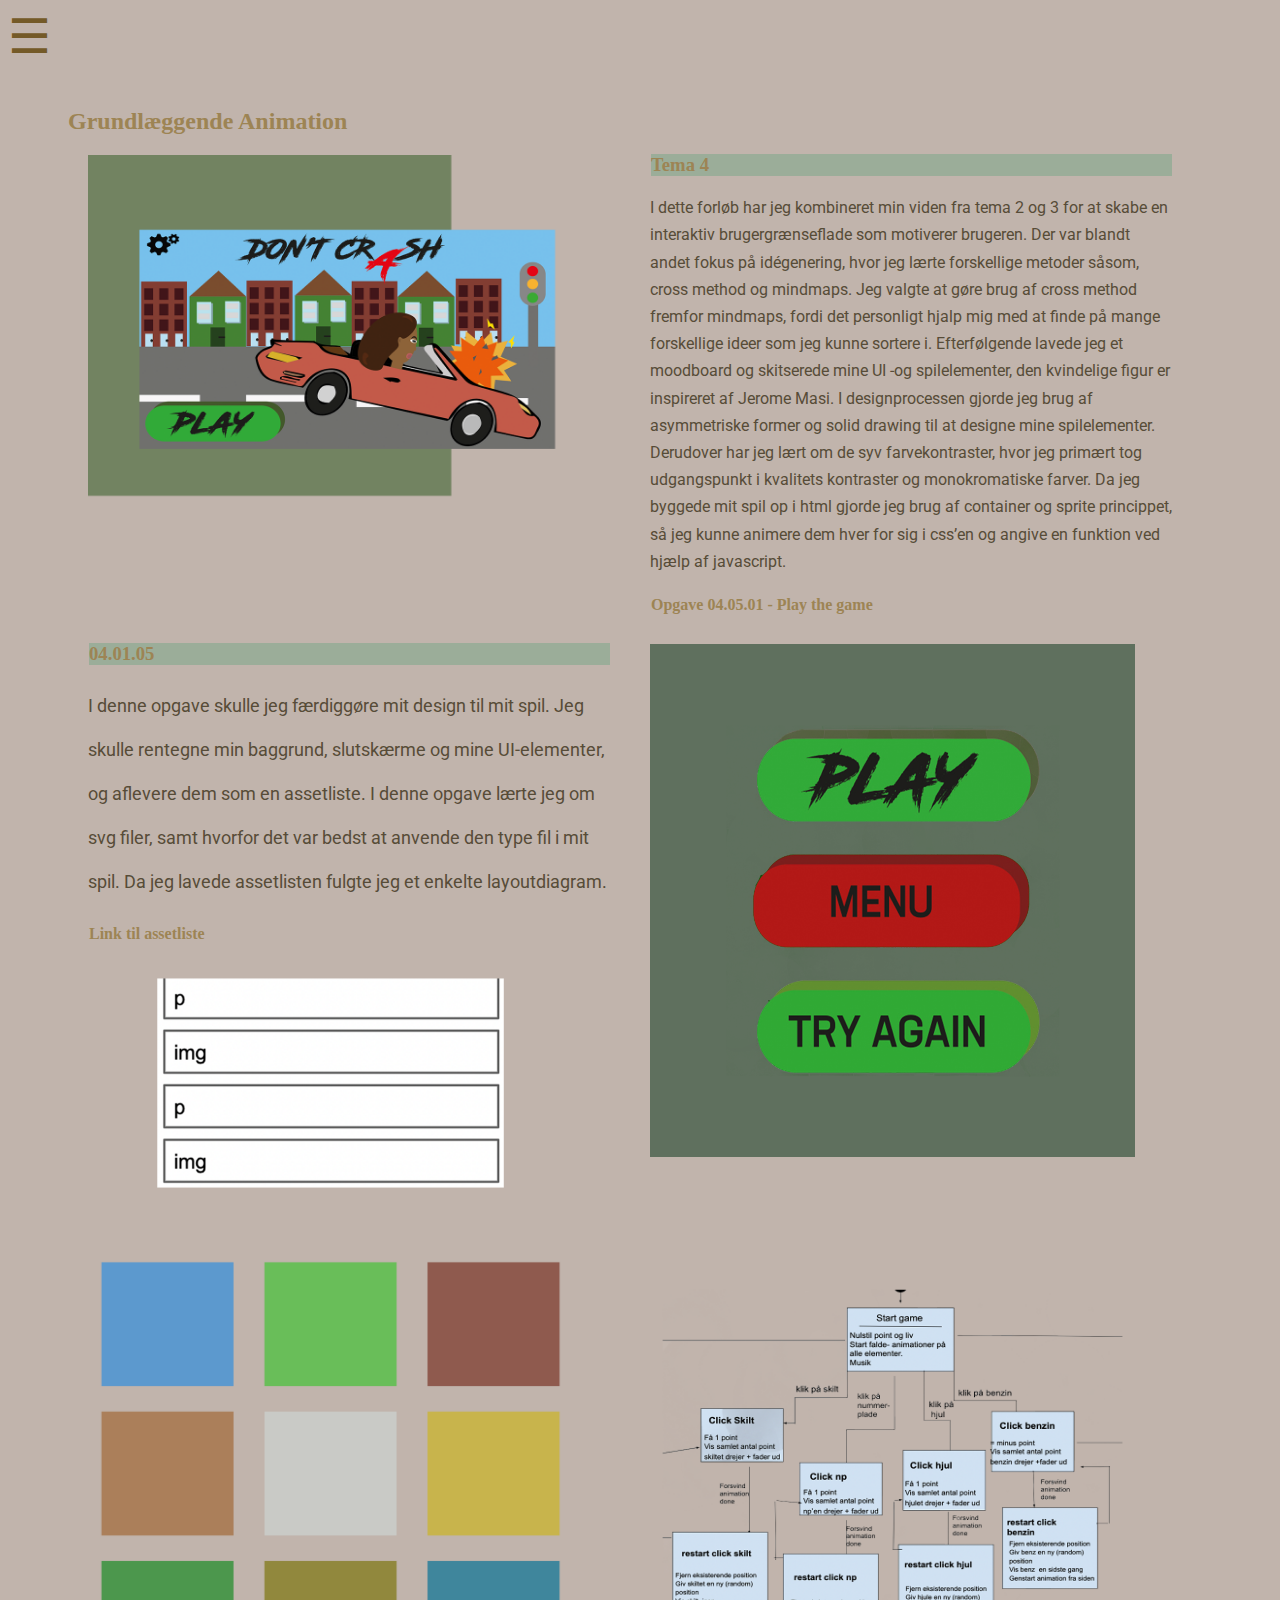
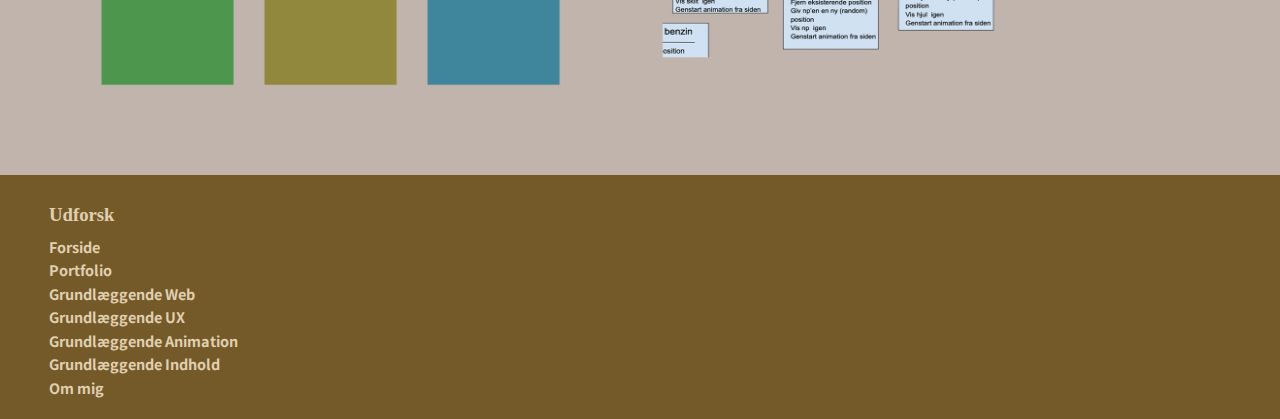
<file: animation.html>
<!DOCTYPE html>
<html lang="DA">

<head>
    <meta charset="utf-8">
    <meta name="viewport" content="width=device-width, initial-scale=1.0">
    <title>Projekt animation</title>
    <link rel="stylesheet" href="animation.css">
    <link href="https://fonts.googleapis.com/css2?family=Roboto:wght@300&display=swap" rel="stylesheet">
    <link href="https://fonts.googleapis.com/css2?family=Poiret+One&display=swap" rel="stylesheet">
    <link href="https://fonts.googleapis.com/css2?family=Noto+Sans+JP:wght@300&display=swap" rel="stylesheet">
    <script src="java.js"></script>

</head>

<body>

<header>
        <nav>
            <div id="menuknap">☰</div>
            <ul id="menu" class="hidden">
                <li>
                    <a href="forside.html">Forside</a>
                </li>
                <li>
                    <a href="portfolio.html">Portfolio</a>
                </li>
                <li>
                    <a href="cv.html">Om mig</a>
                </li>
            </ul>
        </nav>
    </header>
<div class="animation_overskrift">
        <h2>Grundlæggende Animation</h2>

</div>
<section class="animation_container">


    <div class="animation_img_1">
        <img src= "billeder/animation_projekt_3.png" alt="spil billde">
    </div>

 <div class="animation_start_tekst">
     <h3>Tema 4</h3>
     <p>I dette forløb har jeg kombineret min viden fra tema 2 og 3 for at skabe en interaktiv brugergrænseflade som motiverer brugeren. Der var blandt andet fokus på idégenering, hvor jeg lærte forskellige metoder såsom, cross method og mindmaps. Jeg valgte at gøre brug af cross method fremfor mindmaps, fordi det personligt hjalp mig med at finde på mange forskellige ideer som jeg kunne sortere i. Efterfølgende lavede jeg et moodboard og skitserede mine UI -og spilelementer, den kvindelige figur er inspireret af Jerome Masi. I designprocessen gjorde jeg brug af asymmetriske former og solid drawing til at designe mine spilelementer. Derudover har jeg lært om de syv farvekontraster, hvor jeg primært tog udgangspunkt i kvalitets kontraster og monokromatiske farver. Da jeg byggede mit spil op i html gjorde jeg brug af container og sprite princippet, så jeg kunne animere dem hver for sig i css’en og angive en funktion ved hjælp af javascript.</p>

     <a href="http://norabenjnouh.dk/kea/04_animation/spil/ " target="_blank">
         <h4>Opgave 04.05.01 - Play the game</h4>
     </a>

 </div>

   <div class="aimation_tekst_2">
       <h3>04.01.05</h3>
       <p>I denne opgave skulle jeg færdiggøre mit design til mit spil. Jeg skulle rentegne min baggrund, slutskærme og mine UI-elementer, og aflevere dem som en assetliste. I denne opgave lærte jeg om svg filer, samt hvorfor det var bedst at anvende den type fil i mit spil. Da jeg lavede assetlisten fulgte jeg et enkelte layoutdiagram. </p>



       <a href=" http://norabenjnouh.dk/kea/04_animation/assetes/ " target="_blank">

           <h4>Link til assetliste</h4>
       </a>
       <div class="asset_billede">
           <img src="billeder/ani_assetliste.png" alt="asset">
       </div>

   </div>

   <div class="animation_img_3">
       <img src="billeder/animation_projekt_2.png" alt="ui elementer billede">
   </div>


   <div class="animation_img_2">
       <img src="billeder/animation_projekt_4.png" alt="farve palet billede">
   </div>

   <div class="animation_img_4">
       <img src="billeder/animation_projekt_1.png" alt="statemachine billede">
   </div>


</section>

    <footer>
        <div class="footer">
            <h3>Udforsk</h3>
            <a href="forside.html" class="udforsk_forside">
                <h4>Forside</h4>
            </a>
            <a href="portfolio.html" class="udforsk_portfolio">
                <h4>Portfolio</h4>
            </a>
            <a href="web.html" class="udforsk_web">
                <h4>Grundlæggende Web</h4>
            </a>
            <a href="ux.html" class="udforsk_ux">
                <h4>Grundlæggende UX</h4>
            </a>
            <a href="animation.html" class="udforsk_animation">
                <h4>Grundlæggende Animation</h4>
            </a>
            <a href="indhold.html" class="udforsk_indhold">
                <h4>Grundlæggende Indhold</h4>
            </a>
            <a href="cv.html" class="udforsk_cv">
                <h4>Om mig</h4>
            </a>


        </div>
    </footer>

</body>

</html>
</file>
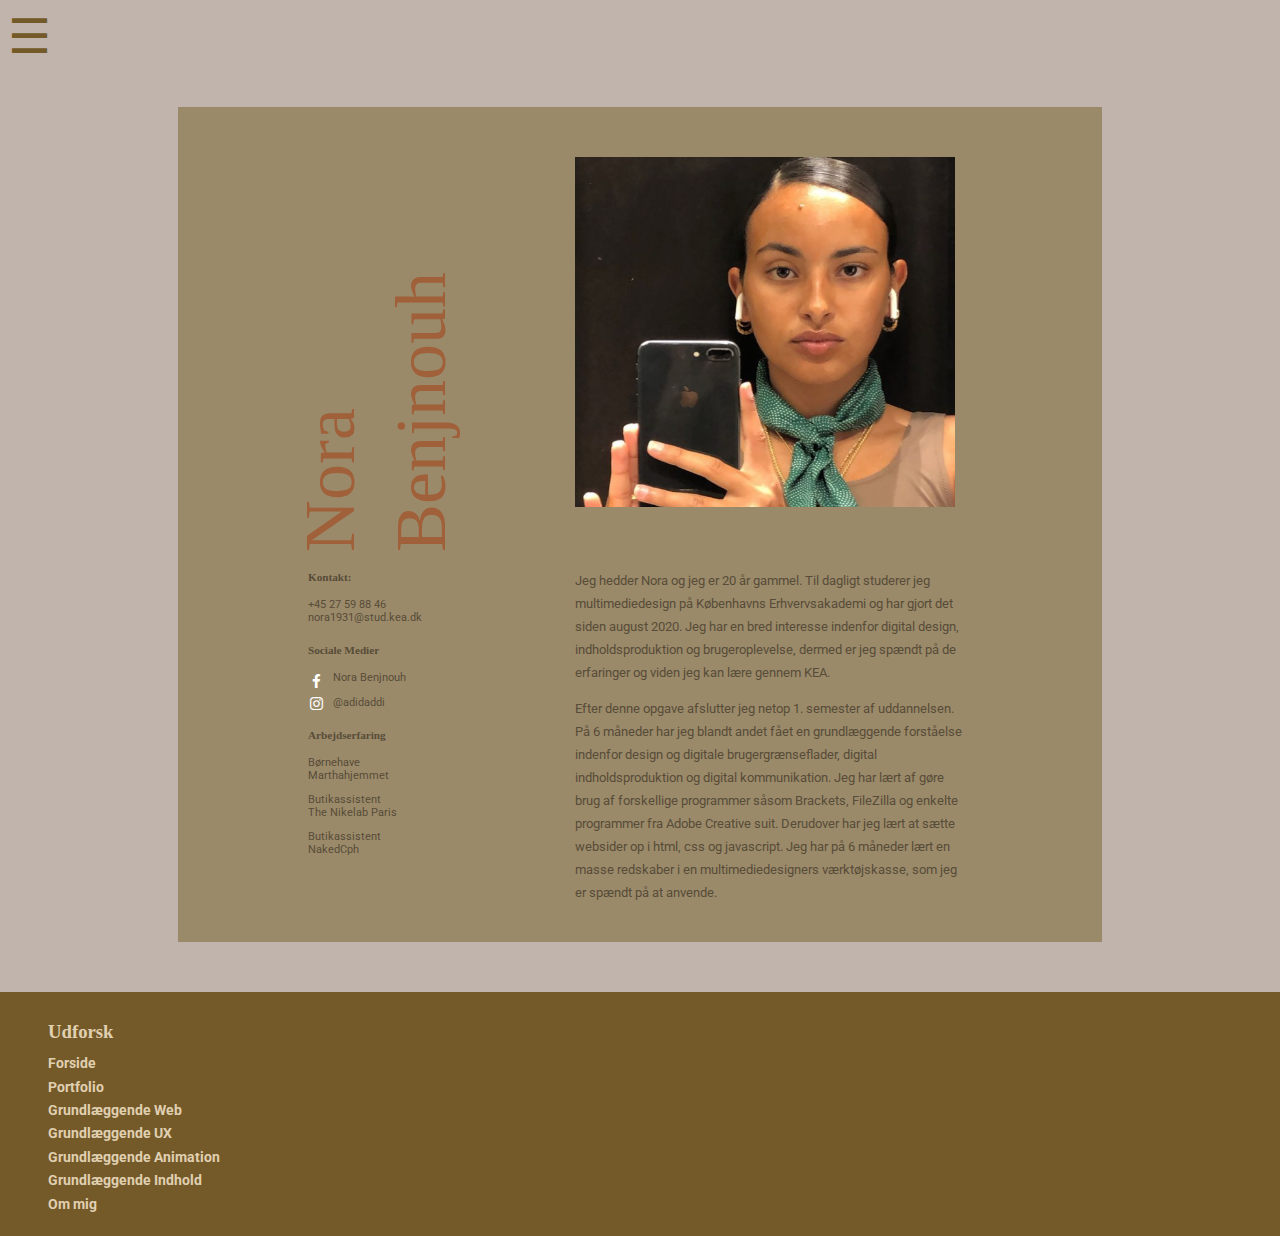
<file: cv.html>
<!DOCTYPE html>
<html lang="DA">

<head>
    <meta charset="utf-8">
    <meta name="viewport" content="width=device-width, initial-scale=1.0">
    <title>CV</title>
    <link rel="stylesheet" href="cv.css">
    <link rel="stylesheet" href="https://cdnjs.cloudflare.com/ajax/libs/font-awesome/4.7.0/css/font-awesome.min.css">

    <style>
        .navn {
            width: 350px;
            height: 350px;
            transform: rotate(-90deg);
        }

    </style>
    <link href="https://fonts.googleapis.com/css2?family=Roboto:wght@300&display=swap" rel="stylesheet">
    <link href="https://fonts.googleapis.com/css2?family=Poiret+One&display=swap" rel="stylesheet">
    <link href="https://fonts.googleapis.com/css2?family=Noto+Sans+JP:wght@300&display=swap" rel="stylesheet">
<script src="java.js"></script>

</head>

<body>
    <header>
        <nav>
            <div id="menuknap">☰</div>
            <ul id="menu" class="hidden">
                <li>
                    <a href="forside.html">Forside</a>
                </li>
                <li>
                    <a href="portfolio.html">Portfolio</a>
                </li>
                <li>
                    <a href="cv.html">Om mig</a>
                </li>
            </ul>
        </nav>
    </header>

    <section class="cv_conatiner">
        <div class="navn">
            <p>Nora</p>
            <p>Benjnouh</p>
        </div>

        <div class="billede">
            <img src="billeder/cv.billede.png" alt="mig">
        </div>

        <section class="container">
            <div class="kontakt">
                <h4>
                        <dt><b>Kontakt:</b></dt>
                    </h4>
                <dt>+45 27 59 88 46 </dt>
                <dt>nora1931@stud.kea.dk </dt>
            </div>

            <div class="some">
                <h4> <b>
                        <dt>Sociale Medier</dt>
                    </b>
                </h4>
                <div class="icon-bar">
                    <a href="https://www.facebook.com/nora.benjnouh/" class="facebook" target="_blank"><i class="fa fa-facebook"></i></a> <a href="https://www.instagram.com/adidaddi/" target="_blank" class="instagram"><i class="fa fa-instagram"></i></a>
                </div>
                <div class="some_tekst">
                    <dt>Nora Benjnouh</dt>
                </div>
                <div class="some_tekst_2">
                    <dt>@adidaddi</dt>
                </div>
            </div>

            <div class="arbejdserfaring">
                <h4> <b>
                        <dt>Arbejdserfaring</dt>
                    </b>
                </h4>
                <dt>Børnehave</dt>
                <dt>Marthahjemmet</dt>

                <p>
                    <dt>Butikassistent</dt>
                    <dt>The Nikelab Paris</dt>
                </p>

                <p>
                    <dt>Butikassistent</dt>
                    <dt>NakedCph</dt>

                </p>
            </div>
        </section>

        <div class="tekst_1">
            <p>Jeg hedder Nora og jeg er 20 år gammel. Til dagligt studerer jeg multimediedesign på Københavns Erhvervsakademi og har gjort det siden august 2020. Jeg har en bred interesse indenfor digital design, indholdsproduktion og brugeroplevelse, dermed er jeg spændt på de erfaringer og viden jeg kan lære gennem KEA. </p>

            <p> Efter denne opgave afslutter jeg netop 1. semester af uddannelsen. På 6 måneder har jeg blandt andet fået en grundlæggende forståelse indenfor design og digitale brugergrænseflader, digital indholdsproduktion og digital kommunikation. Jeg har lært af gøre brug af forskellige programmer såsom Brackets, FileZilla og enkelte programmer fra Adobe Creative suit. Derudover har jeg lært at sætte websider op i html, css og javascript. Jeg har på 6 måneder lært en masse redskaber i en multimediedesigners værktøjskasse, som jeg er spændt på at anvende. </p>
        </div>

    </section>

    <footer>
        <div class="footer">
            <h3>Udforsk</h3>
            <a href="forside.html" class="udforsk_forside">
                <h4>Forside</h4>
            </a>
            <a href="portfolio.html" class="udforsk_portfolio">
                <h4>Portfolio</h4>
            </a>
            <a href="web.html" class="udforsk_web">
                <h4>Grundlæggende Web</h4>
            </a>
            <a href="ux.html" class="udforsk_ux">
                <h4>Grundlæggende UX</h4>
            </a>
            <a href="animation.html" class="udforsk_animation">
                <h4>Grundlæggende Animation</h4>
            </a>
            <a href="indhold.html" class="udforsk_indhold">
                <h4>Grundlæggende Indhold</h4>
            </a>
            <a href="cv.html" class="udforsk_cv">
                <h4>Om mig</h4>
            </a>


        </div>
    </footer>

</body>

</html>
</file>
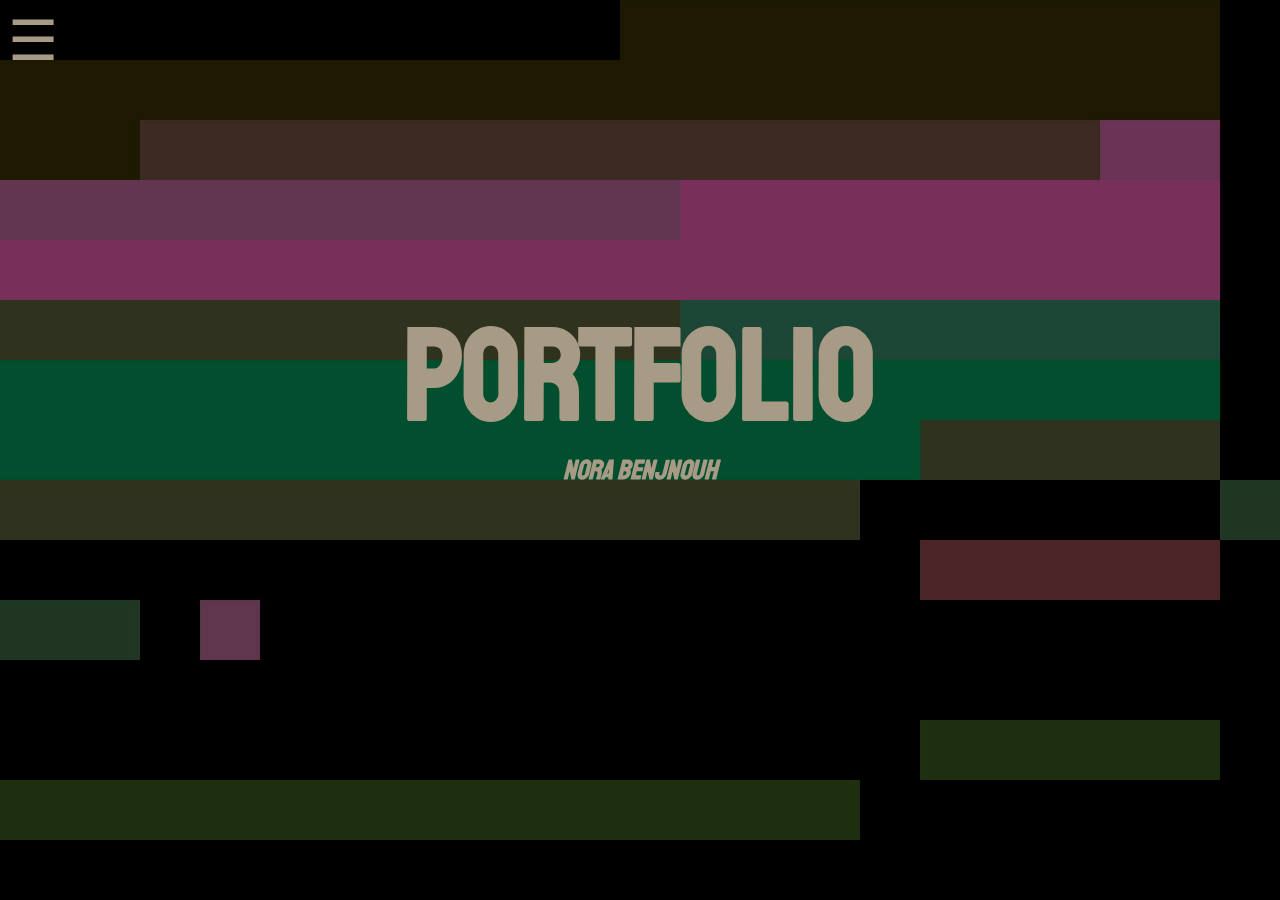
<file: forside.html>
<!DOCTYPE html>
<html lang="DA">

<head>
    <meta charset="utf-8">
    <meta name="viewport" content="width=device-width, initial-scale=1.0">
    <title>forside</title>
    <link rel="stylesheet" href="forside.css">
    <link href="https://fonts.googleapis.com/css2?family=Staatliches&display=swap" rel="stylesheet">
    <link href="https://fonts.googleapis.com/css2?family=Montserrat:wght@200&display=swap" rel="stylesheet">
    <link href="https://fonts.googleapis.com/css2?family=Roboto:wght@300&display=swap" rel="stylesheet">
    <script src="java.js"></script>
</head>

<body>
    <header>
        <nav>

            <div id="menuknap">☰</div>
            <ul id="menu" class="hidden">
                <li>
                    <a href="forside.html">Forside</a>
                </li>
                <li>
                    <a href="portfolio.html">Portfolio</a>
                </li>
                <li>
                    <a href="cv.html">Om mig</a>
                </li>
            </ul>
        </nav>
    </header>

    <section id="first_section">
        <video autoplay muted loop id="baggrunds_video">
           <source src="video/eyes.mp4" type="video/mp4">

        </video>

        <h1>Portfolio</h1>
        <h3><i>Nora Benjnouh</i></h3>

    </section>

    <script src="java.js"></script>

</body>

</html>
</file>
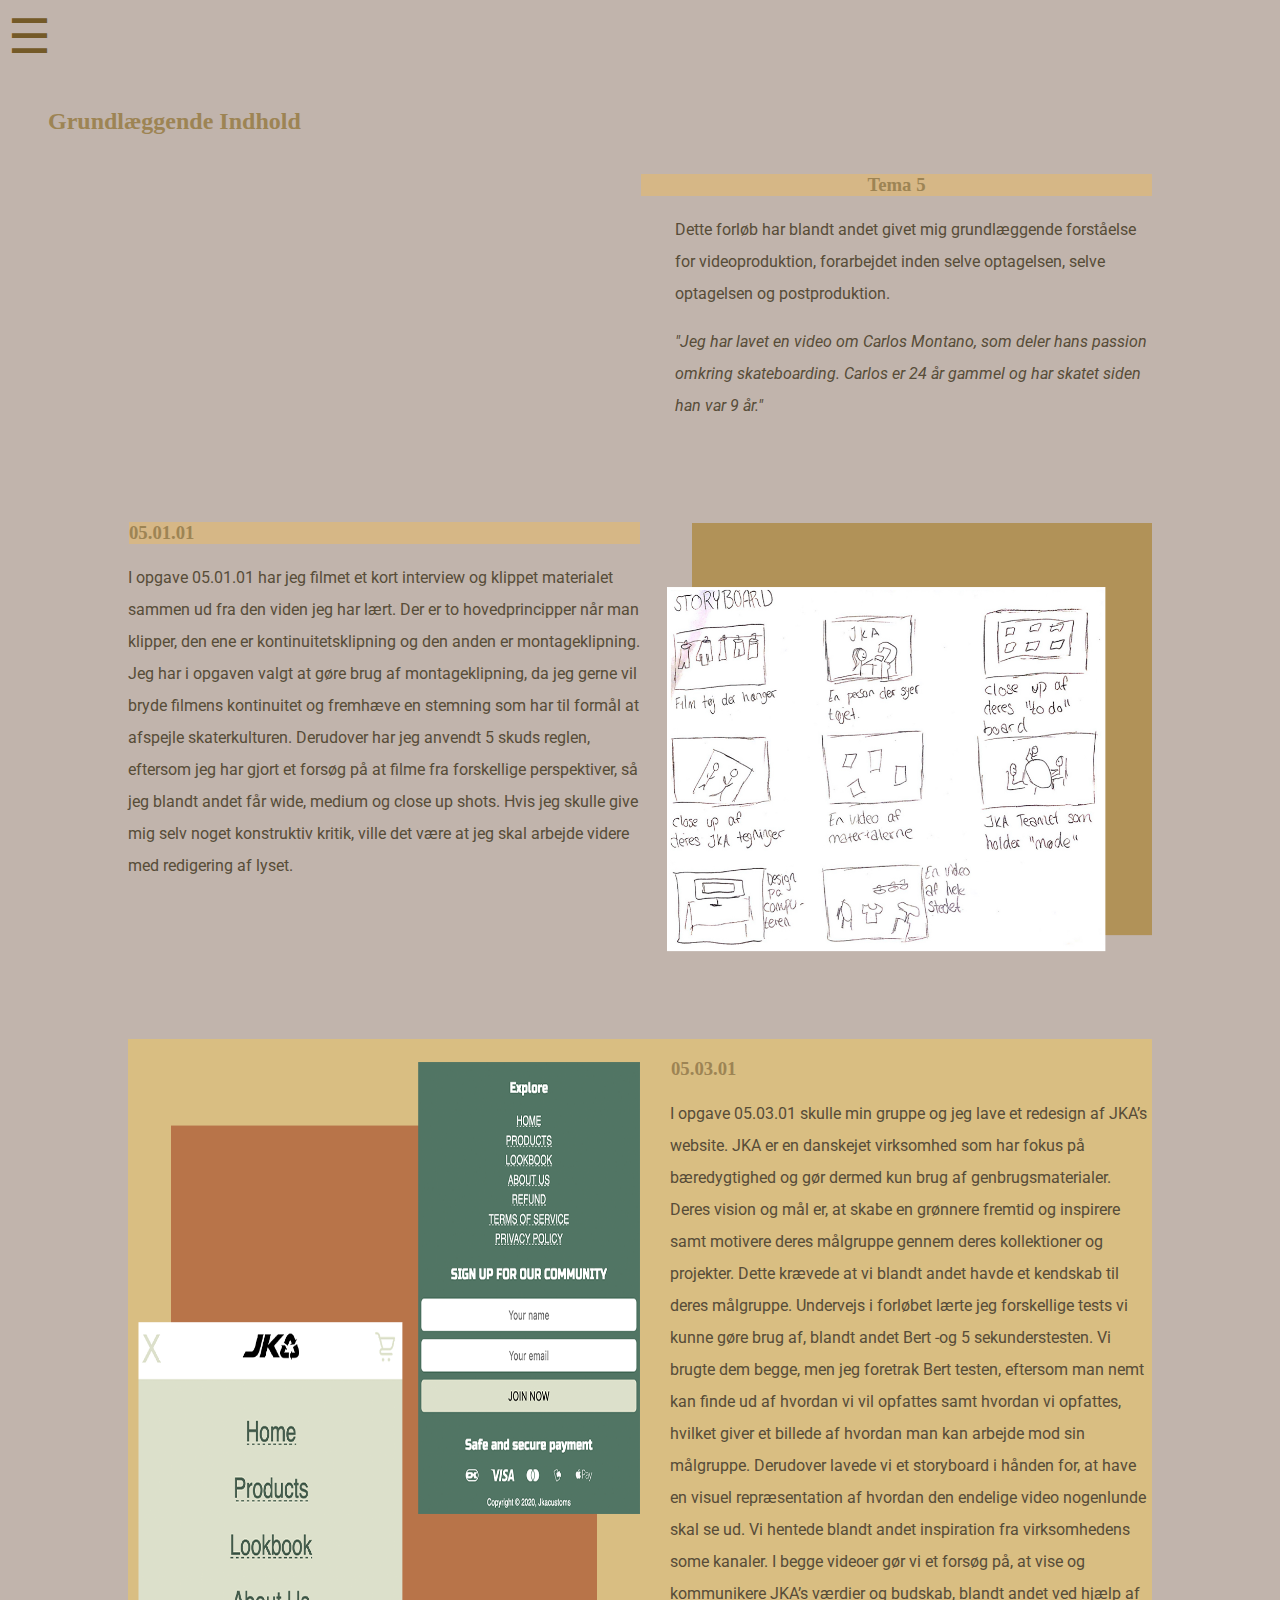
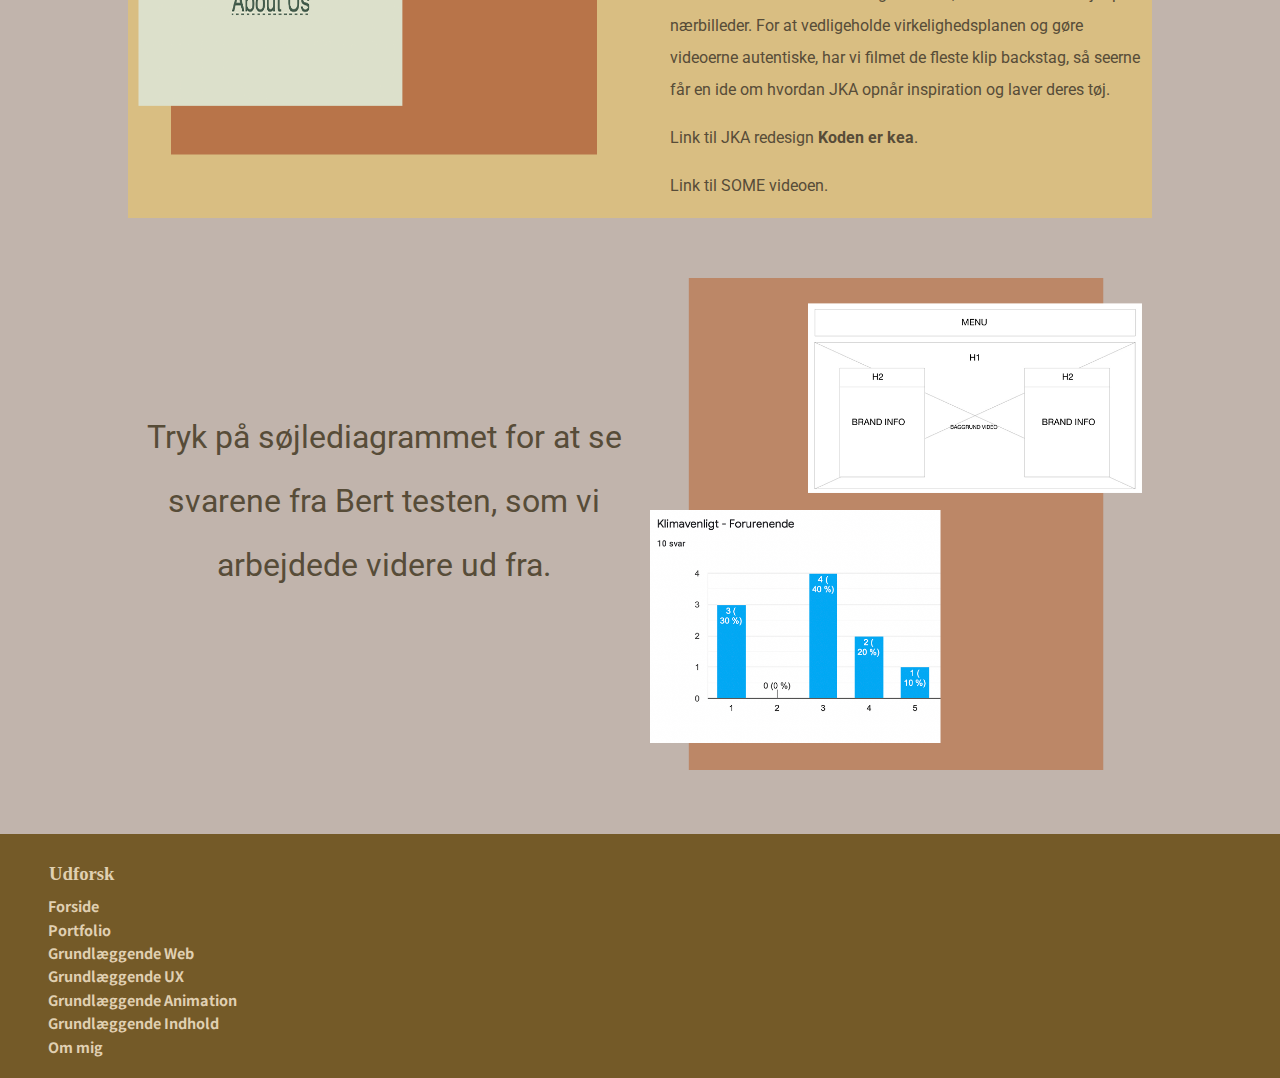
<file: indhold.html>
<!DOCTYPE html>
<html lang="DA">

<head>
    <meta charset="utf-8">
    <meta name="viewport" content="width=device-width, initial-scale=1.0">
    <title>Projekt indhold</title>
    <link rel="stylesheet" href="indhold.css">
    <link href="https://fonts.googleapis.com/css2?family=Roboto:wght@300&display=swap" rel="stylesheet">
    <link href="https://fonts.googleapis.com/css2?family=Poiret+One&display=swap" rel="stylesheet">
    <link href="https://fonts.googleapis.com/css2?family=Noto+Sans+JP:wght@300&display=swap" rel="stylesheet">
    <script src="java.js"></script>

</head>

<body>

    <header>
        <nav>
            <div id="menuknap">☰</div>
            <ul id="menu" class="hidden">
                <li>
                    <a href="forside.html">Forside</a>
                </li>
                <li>
                    <a href="portfolio.html">Portfolio</a>
                </li>
                <li>
                    <a href="cv.html">Om mig</a>
                </li>
            </ul>
        </nav>
    </header>

    <div class="indhold_overskrift">
        <h2>Grundlæggende Indhold</h2>
    </div>


    <section class="indhold_container">

        <div class="video">
            <iframe width="560" height="315" src="https://www.youtube.com/embed/7xdbsiA6bCE" frameborder="0" allow="accelerometer; autoplay; clipboard-write; encrypted-media; gyroscope; picture-in-picture" allowfullscreen></iframe>
        </div>

        <div class="tekst">

            <h3>
                Tema 5 </h3>

            <p>Dette forløb har blandt andet givet mig grundlæggende forståelse for videoproduktion, forarbejdet inden selve optagelsen, selve optagelsen og postproduktion. </p>
            <p>
                <i>"Jeg har lavet en video om Carlos Montano, som deler hans passion omkring skateboarding. Carlos er 24 år gammel og har skatet siden han var 9 år."</i>
            </p>
        </div>


        <div class="indhold_start_tekst">
            <h3>05.01.01 </h3>
            <p>
                I opgave 05.01.01 har jeg filmet et kort interview og klippet materialet sammen ud fra den viden jeg har lært. Der er to hovedprincipper når man klipper, den ene er kontinuitetsklipning og den anden er montageklipning. Jeg har i opgaven valgt at gøre brug af montageklipning, da jeg gerne vil bryde filmens kontinuitet og fremhæve en stemning som har til formål at afspejle skaterkulturen. Derudover har jeg anvendt 5 skuds reglen, eftersom jeg har gjort et forsøg på at filme fra forskellige perspektiver, så jeg blandt andet får wide, medium og close up shots.
                Hvis jeg skulle give mig selv noget konstruktiv kritik, ville det være at jeg skal arbejde videre med redigering af lyset. </p>
        </div>

        <div class="indhold_img_1">
            <img src="billeder/indhold_projekt_3.png" alt="storyboard billede">
        </div>


        <div class="indhold_img_2">
            <img src="billeder/indhold_projekt_2.png" alt="jka billede">
        </div>

        <div class="indhold_tekst_2">
            <h3>05.03.01</h3>
            <p>I opgave 05.03.01 skulle min gruppe og jeg lave et redesign af JKA’s website. JKA er en danskejet virksomhed som har fokus på bæredygtighed og gør dermed kun brug af genbrugsmaterialer. Deres vision og mål er, at skabe en grønnere fremtid og inspirere samt motivere deres målgruppe gennem deres kollektioner og projekter. Dette krævede at vi blandt andet havde et kendskab til deres målgruppe. Undervejs i forløbet lærte jeg forskellige tests vi kunne gøre brug af, blandt andet Bert -og 5 sekunderstesten. Vi brugte dem begge, men jeg foretrak Bert testen, eftersom man nemt kan finde ud af hvordan vi vil opfattes samt hvordan vi opfattes, hvilket giver et billede af hvordan man kan arbejde mod sin målgruppe.
            Derudover lavede vi et storyboard i hånden for, at have en visuel repræsentation af hvordan den endelige video nogenlunde skal se ud. Vi hentede blandt andet inspiration fra virksomhedens some kanaler. I begge videoer gør vi et forsøg på, at vise og kommunikere JKA’s værdier og budskab, blandt andet ved hjælp af nærbilleder. For at vedligeholde virkelighedsplanen og gøre videoerne autentiske, har vi filmet de fleste klip backstag, så seerne får en ide om hvordan JKA opnår inspiration og laver deres tøj.</p>
            <a href="https://elastic-davinci-d19592.netlify.app" target="_blank"><p>Link til JKA redesign <b>Koden er kea</b>.</p></a>

            <a href="http://norabenjnouh.dk/kea/05_grundlaeggende_indhold/jka_social_media.mp4" target="_blank"><p>Link til SOME videoen.</p></a>

        </div>

        <div class="indhold_tekst_4">
            <p>Tryk på søjlediagrammet for at se svarene fra Bert testen, som vi arbejdede videre ud fra.</p>
        </div>

        <a href="https://docs.google.com/forms/d/1hca2LxS4xW1IqZbeUNvOS2iZLAGW-h2MG0U13axriTg/edit#responses" target="_blank">

            <div class="indhold_img_3">
                <img src="billeder/indhold_projekt_1.png" alt="indhold billede">
            </div>
        </a>

    </section>

    <footer>
        <div class="footer">
            <h3>Udforsk</h3>
            <a href="forside.html" class="udforsk_forside">
                <h4>Forside</h4>
            </a>
            <a href="portfolio.html" class="udforsk_portfolio">
                <h4>Portfolio</h4>
            </a>
            <a href="web.html" class="udforsk_web">
                <h4>Grundlæggende Web</h4>
            </a>
            <a href="ux.html" class="udforsk_ux">
                <h4>Grundlæggende UX</h4>
            </a>
            <a href="animation.html" class="udforsk_animation">
                <h4>Grundlæggende Animation</h4>
            </a>
            <a href="indhold.html" class="udforsk_indhold">
                <h4>Grundlæggende Indhold</h4>
            </a>
            <a href="cv.html" class="udforsk_cv">
                <h4>Om mig</h4>
            </a>


        </div>
    </footer>

</body>

</html>
</file>
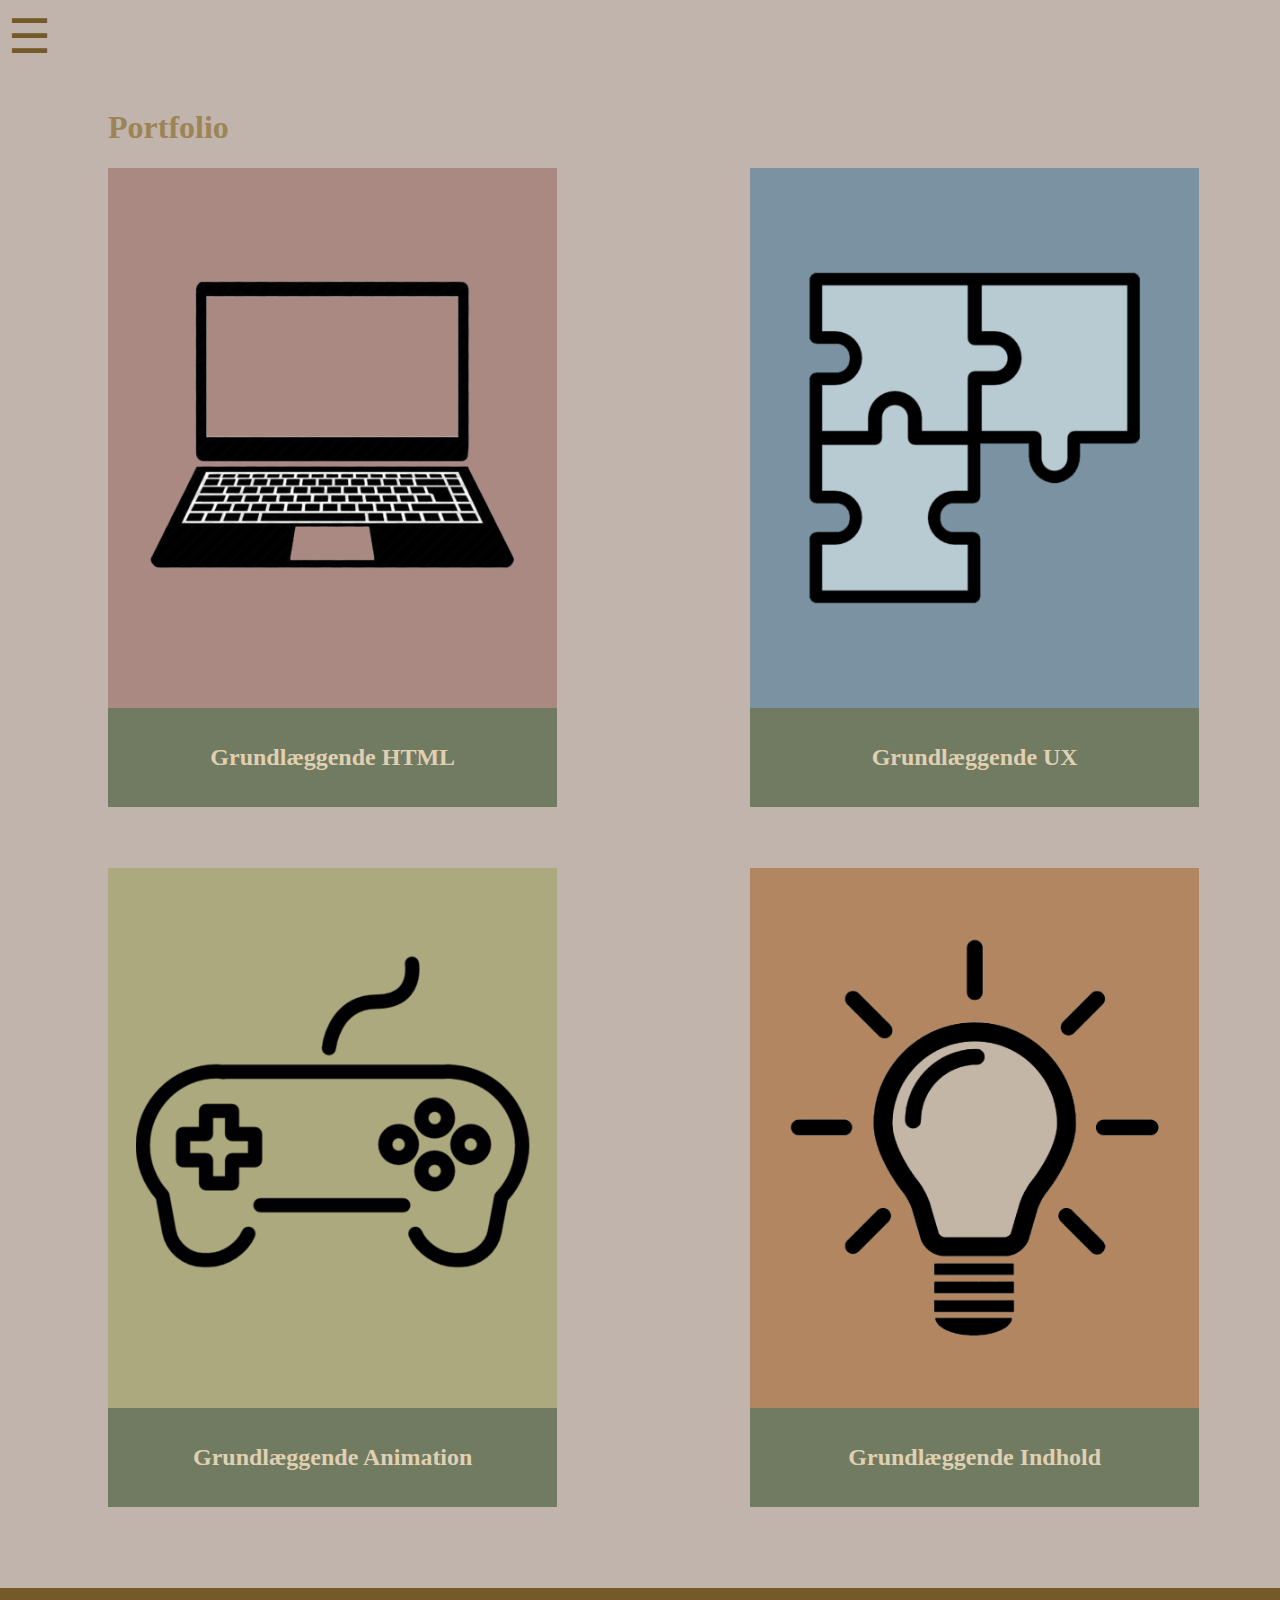
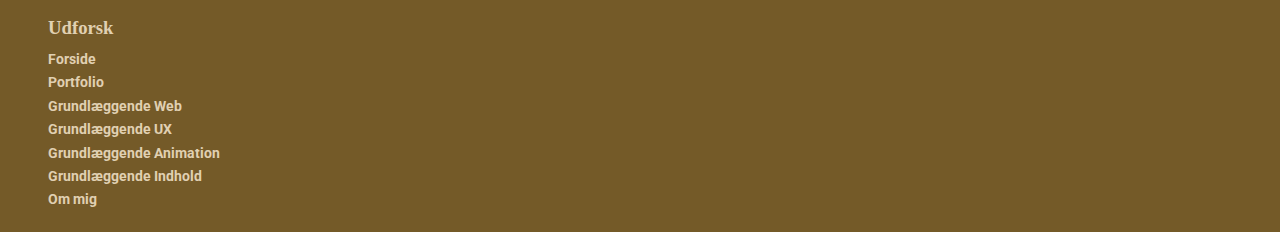
<file: portfolio.html>
<!DOCTYPE html>
<html lang="DA">

<head>
    <meta charset="utf-8">
    <meta name="viewport" content="width=device-width, initial-scale=1.0">
    <title>Portfolio</title>
    <link rel="stylesheet" href="style.css">
    <link rel="stylesheet" href="https://cdnjs.cloudflare.com/ajax/libs/font-awesome/4.7.0/css/font-awesome.min.css">
    <link href="https://fonts.googleapis.com/css2?family=Roboto:wght@300&display=swap" rel="stylesheet">
    <link href="https://fonts.googleapis.com/css2?family=Noto+Sans+JP:wght@300&display=swap" rel="stylesheet">
    <script src="java.js"></script>

</head>

<body>
    <header>
        <nav>
            <div id="menuknap">☰</div>
            <ul id="menu" class="hidden">
                <li>
                    <a href="forside.html">Forside</a>
                </li>
                <li>
                    <a href="portfolio.html">Portfolio</a>
                </li>
                <li>
                    <a href="cv.html">Om mig</a>
                </li>
            </ul>
        </nav>
    </header>

    <main>
        <div class="overskrift">
            <h1>Portfolio</h1>
        </div>

        <section class="portfolio_container">

            <a href="web.html" class="web">

                <div class="web_container">
                    <div class="web_billede"></div>
                    <div class="web_description">
                        <h2>Grundlæggende HTML</h2>
                    </div>
                </div>

            </a>

            <a href="ux.html" class="ux">

                <div class="ux_container">
                    <div class="ux_billede"></div>
                    <div class="ux_description">
                        <h2>Grundlæggende UX</h2>
                    </div>
                </div>
            </a>

            <a href="animation.html" class="animation">

                <div class="animation_container">
                    <div class="animation_billede"></div>
                    <div class="animation_description">
                        <h2>Grundlæggende Animation</h2>
                    </div>
                </div>
            </a>

            <a href="indhold.html" class="indhold">

                <div class="indhold_container">
                    <div class="indhold_billede"></div>
                    <div class="indhold_description">
                        <h2>Grundlæggende Indhold</h2>
                    </div>
                </div>
            </a>

        </section>

    </main>

    <footer>
        <div class="footer">
            <h3>Udforsk</h3>
            <a href="forside.html" class="udforsk_forside">
                <h4>Forside</h4>
            </a>
            <a href="portfolio.html" class="udforsk_portfolio">
                <h4>Portfolio</h4>
            </a>
            <a href="web.html" class="udforsk_web">
                <h4>Grundlæggende Web</h4>
            </a>
            <a href="ux.html" class="udforsk_ux">
                <h4>Grundlæggende UX</h4>
            </a>
            <a href="animation.html" class="udforsk_animation">
                <h4>Grundlæggende Animation</h4>
            </a>
            <a href="indhold.html" class="udforsk_indhold">
                <h4>Grundlæggende Indhold</h4>
            </a>
            <a href="cv.html" class="udforsk_cv">
                <h4>Om mig</h4>
            </a>


        </div>
    </footer>

</body>

</html>
</file>
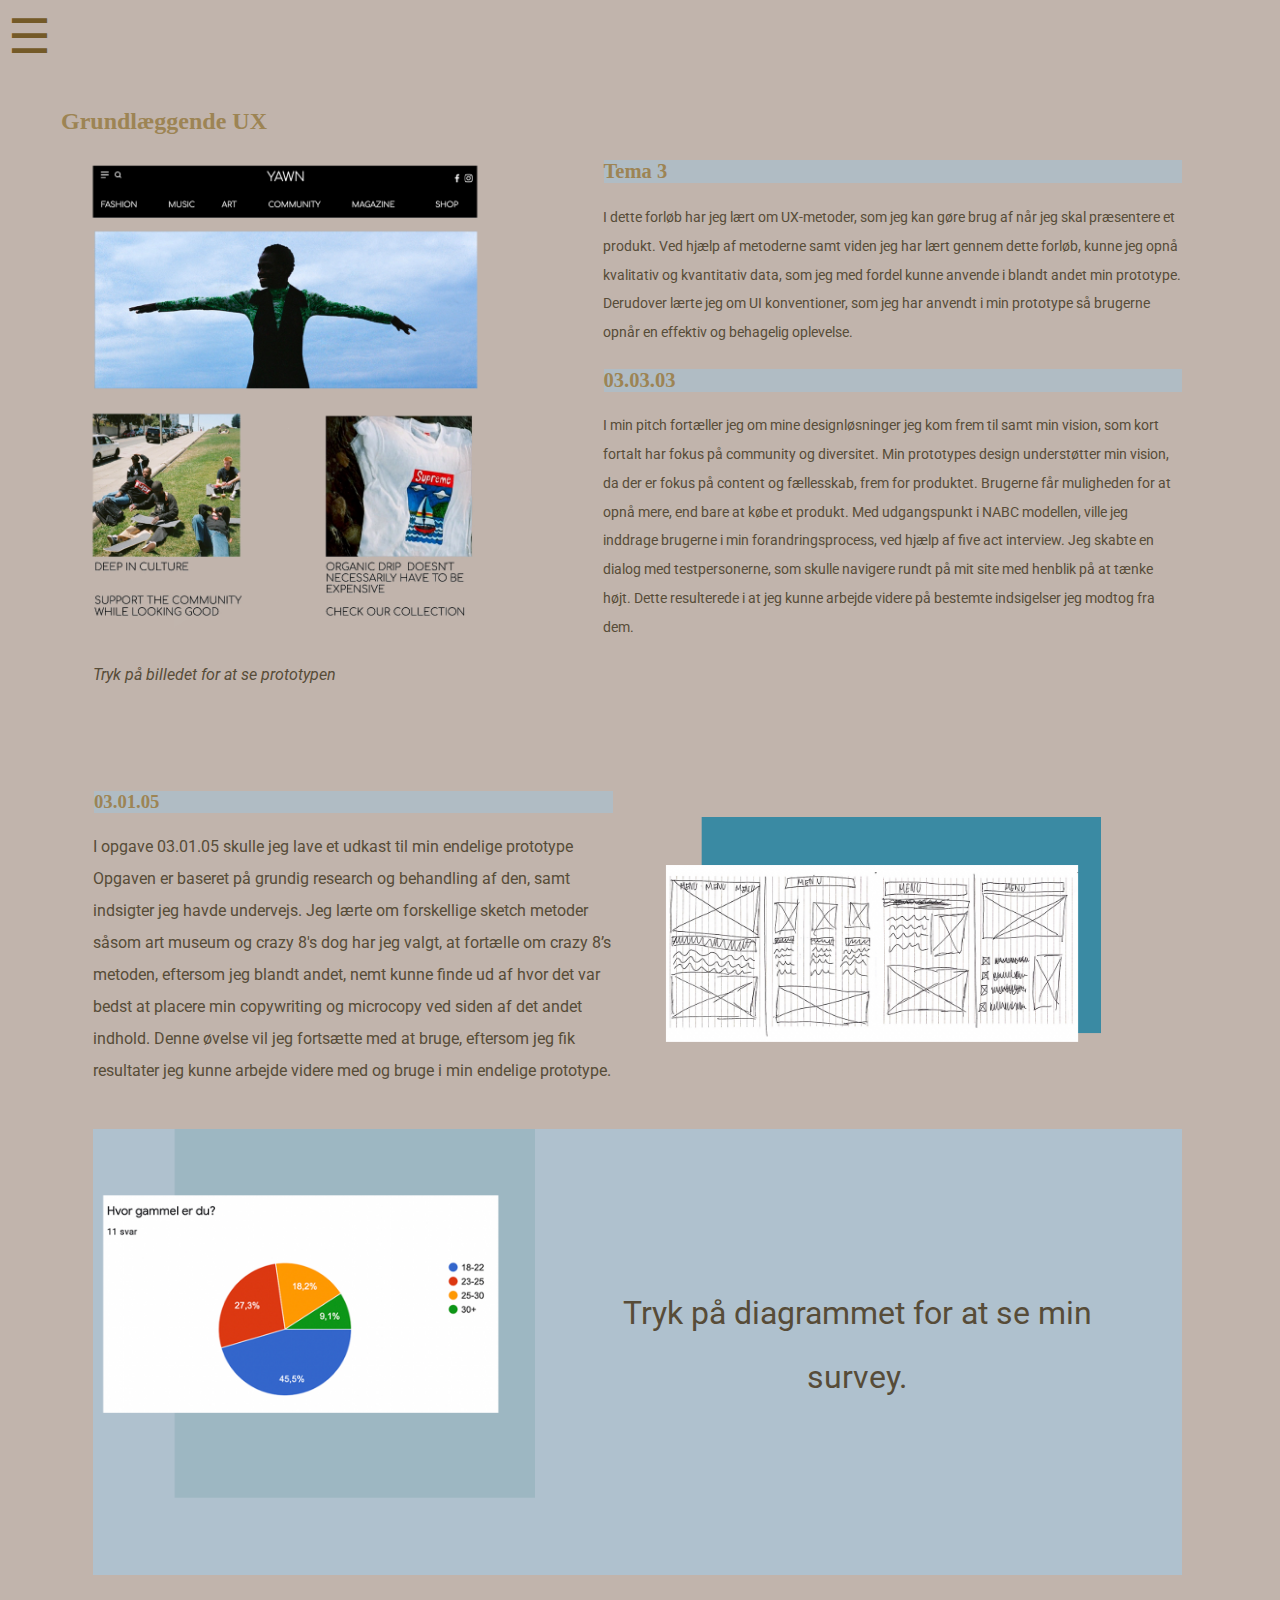
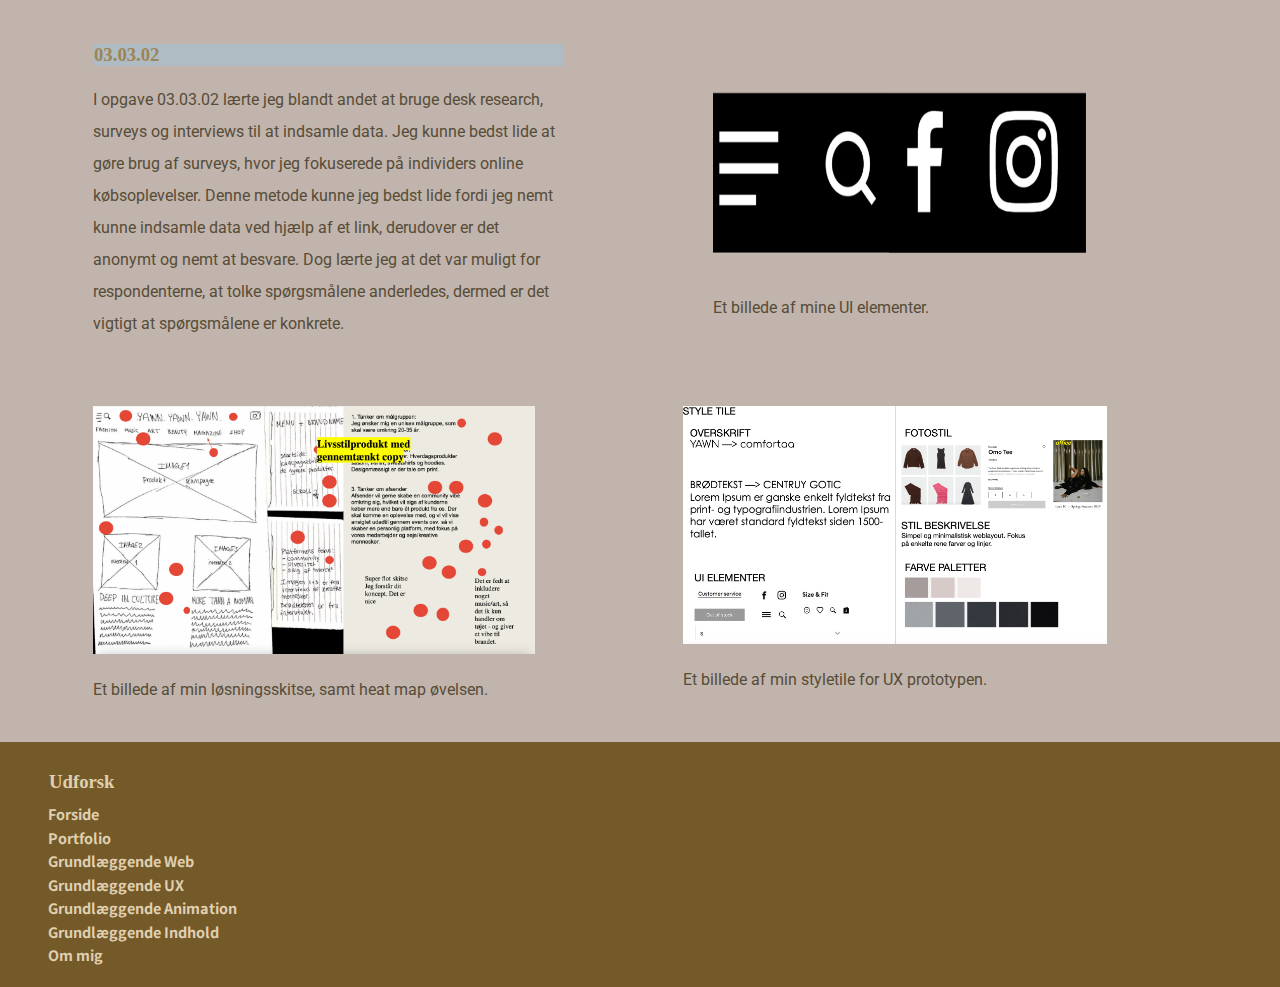
<file: ux.html>
<!DOCTYPE html>
<html lang="DA">

<head>
    <meta charset="utf-8">
    <meta name="viewport" content="width=device-width, initial-scale=1.0">
    <title>Projekt UX</title>
    <link rel="stylesheet" href="ux.css">
    <link href="https://fonts.googleapis.com/css2?family=Roboto:wght@300&display=swap" rel="stylesheet">
    <link href="https://fonts.googleapis.com/css2?family=Poiret+One&display=swap" rel="stylesheet">
    <link href="https://fonts.googleapis.com/css2?family=Noto+Sans+JP:wght@300&display=swap" rel="stylesheet">

    <script src="java.js"></script>

</head>

<body>

    <header>
        <nav>
            <div id="menuknap">☰</div>
            <ul id="menu" class="hidden">
                <li>
                    <a href="forside.html">Forside</a>
                </li>
                <li>
                    <a href="portfolio.html">Portfolio</a>
                </li>
                <li>
                    <a href="cv.html">Om mig</a>
                </li>
            </ul>
        </nav>
    </header>
    <div class="ux_overskrift">
        <h2>Grundlæggende UX</h2>
    </div>

    <section class="ux_container">

        <a href="https://xd.adobe.com/view/ac242b5d-f2cf-474c-bfc8-89621880405c-f977/" target="_blank">
            <div class="ux_img_1">
                <img src="billeder/ux_projekt_3.png" alt="yawn billede">
            </div>

            <div class="billede_tekst">
                <p><i>Tryk på billedet for at se prototypen</i></p>
            </div>
        </a>


        <div class="ux_tekst_4">
            <h3>Tema 3</h3>
            <p>I dette forløb har jeg lært om UX-metoder, som jeg kan gøre brug af når jeg skal præsentere et produkt. Ved hjælp af metoderne samt viden jeg har lært gennem dette forløb, kunne jeg opnå kvalitativ og kvantitativ data, som jeg med fordel kunne anvende i blandt andet min prototype. Derudover lærte jeg om UI konventioner, som jeg har anvendt i min prototype så brugerne opnår en effektiv og behagelig oplevelse. </p>

            <h3>
                03.03.03
            </h3>
            <p>I min pitch fortæller jeg om mine designløsninger jeg kom frem til samt min vision, som kort fortalt har fokus på community og diversitet. Min prototypes design understøtter min vision, da der er fokus på content og fællesskab, frem for produktet. Brugerne får muligheden for at opnå mere, end bare at købe et produkt. Med udgangspunkt i NABC modellen, ville jeg inddrage brugerne i min forandringsprocess, ved hjælp af five act interview. Jeg skabte en dialog med testpersonerne, som skulle navigere rundt på mit site med henblik på at tænke højt. Dette resulterede i at jeg kunne arbejde videre på bestemte indsigelser jeg modtog fra dem. </p>

        </div>
        <div class="ux_start_tekst">

            <h3>03.01.05</h3>
            <p>I opgave 03.01.05 skulle jeg lave et udkast til min endelige prototype Opgaven er baseret på grundig research og behandling af den, samt indsigter jeg havde undervejs. Jeg lærte om forskellige sketch metoder såsom art museum og crazy 8's dog har jeg valgt, at fortælle om crazy 8’s metoden, eftersom jeg blandt andet, nemt kunne finde ud af hvor det var bedst at placere min copywriting og microcopy ved siden af det andet indhold.
                Denne øvelse vil jeg fortsætte med at bruge, eftersom jeg fik resultater jeg kunne arbejde videre med og bruge i min endelige prototype. </p>
        </div>




        <div class="ux_img_2">
            <img src="billeder/ux_projekt_2.png" alt="crazy 8's metode billede">
        </div>

        <a href="https://docs.google.com/forms/d/1hJoWVC1PRMFUL6dbVRADZidNCa2Y_4h6teEyTLbnViM/edit" target="_blank">
            <div class="ux_img_3">
                <img src="billeder/ux_projekt_1.png" alt="survey billede">
            </div>

        </a>

        <div class="ux_tekst_3">
            <p>
                Tryk på diagrammet for at se min survey.
            </p>
        </div>

        <!--
      <div class="space"></div>

        <div class="ux_img_3">
            <img src="billeder/ux_projekt_4.jpg" alt=" yawn footer billede">
        </div>
-->
        <div class="ux_tekst_2">
            <h3>03.03.02</h3>
            <p>I opgave 03.03.02 lærte jeg blandt andet at bruge desk research, surveys og interviews til at indsamle data. Jeg kunne bedst lide at gøre brug af surveys, hvor jeg fokuserede på individers online købsoplevelser. Denne metode kunne jeg bedst lide fordi jeg nemt kunne indsamle data ved hjælp af et link, derudover er det anonymt og nemt at besvare. Dog lærte jeg at det var muligt for respondenterne, at tolke spørgsmålene anderledes, dermed er det vigtigt at spørgsmålene er konkrete. </p>
        </div>

        <div class="ux_img_4">
            <img src="billeder/ux_projekt_4.png" alt="ui elementer billede">

            <div class="img_4_tekst">
                <p>Et billede af mine UI elementer.</p>
            </div>
        </div>

        <div class="heatmap_tekst">

            <div class="heatmap_billede">
                <img src="billeder/Sk%C3%A6rmbillede%202021-01-12%20kl.%2011.49.27.png" alt="heat map">
            </div>

            <p>Et billede af min løsningsskitse, samt heat map øvelsen.</p>
        </div>

         <div class="style_tekst">

            <div class="style_billede">
                <img src=billeder/ux_styletile.png alt="styletile">
            </div>

            <p>Et billede af min styletile for UX prototypen.</p>
        </div>



    </section>

    <footer>
        <div class="footer">
            <h3>Udforsk</h3>
            <a href="forside.html" class="udforsk_forside">
                <h4>Forside</h4>
            </a>
            <a href="portfolio.html" class="udforsk_portfolio">
                <h4>Portfolio</h4>
            </a>
            <a href="web.html" class="udforsk_web">
                <h4>Grundlæggende Web</h4>
            </a>
            <a href="ux.html" class="udforsk_ux">
                <h4>Grundlæggende UX</h4>
            </a>
            <a href="animation.html" class="udforsk_animation">
                <h4>Grundlæggende Animation</h4>
            </a>
            <a href="indhold.html" class="udforsk_indhold">
                <h4>Grundlæggende Indhold</h4>
            </a>
            <a href="cv.html" class="udforsk_cv">
                <h4>Om mig</h4>
            </a>


        </div>
    </footer>

</body>

</html>
</file>
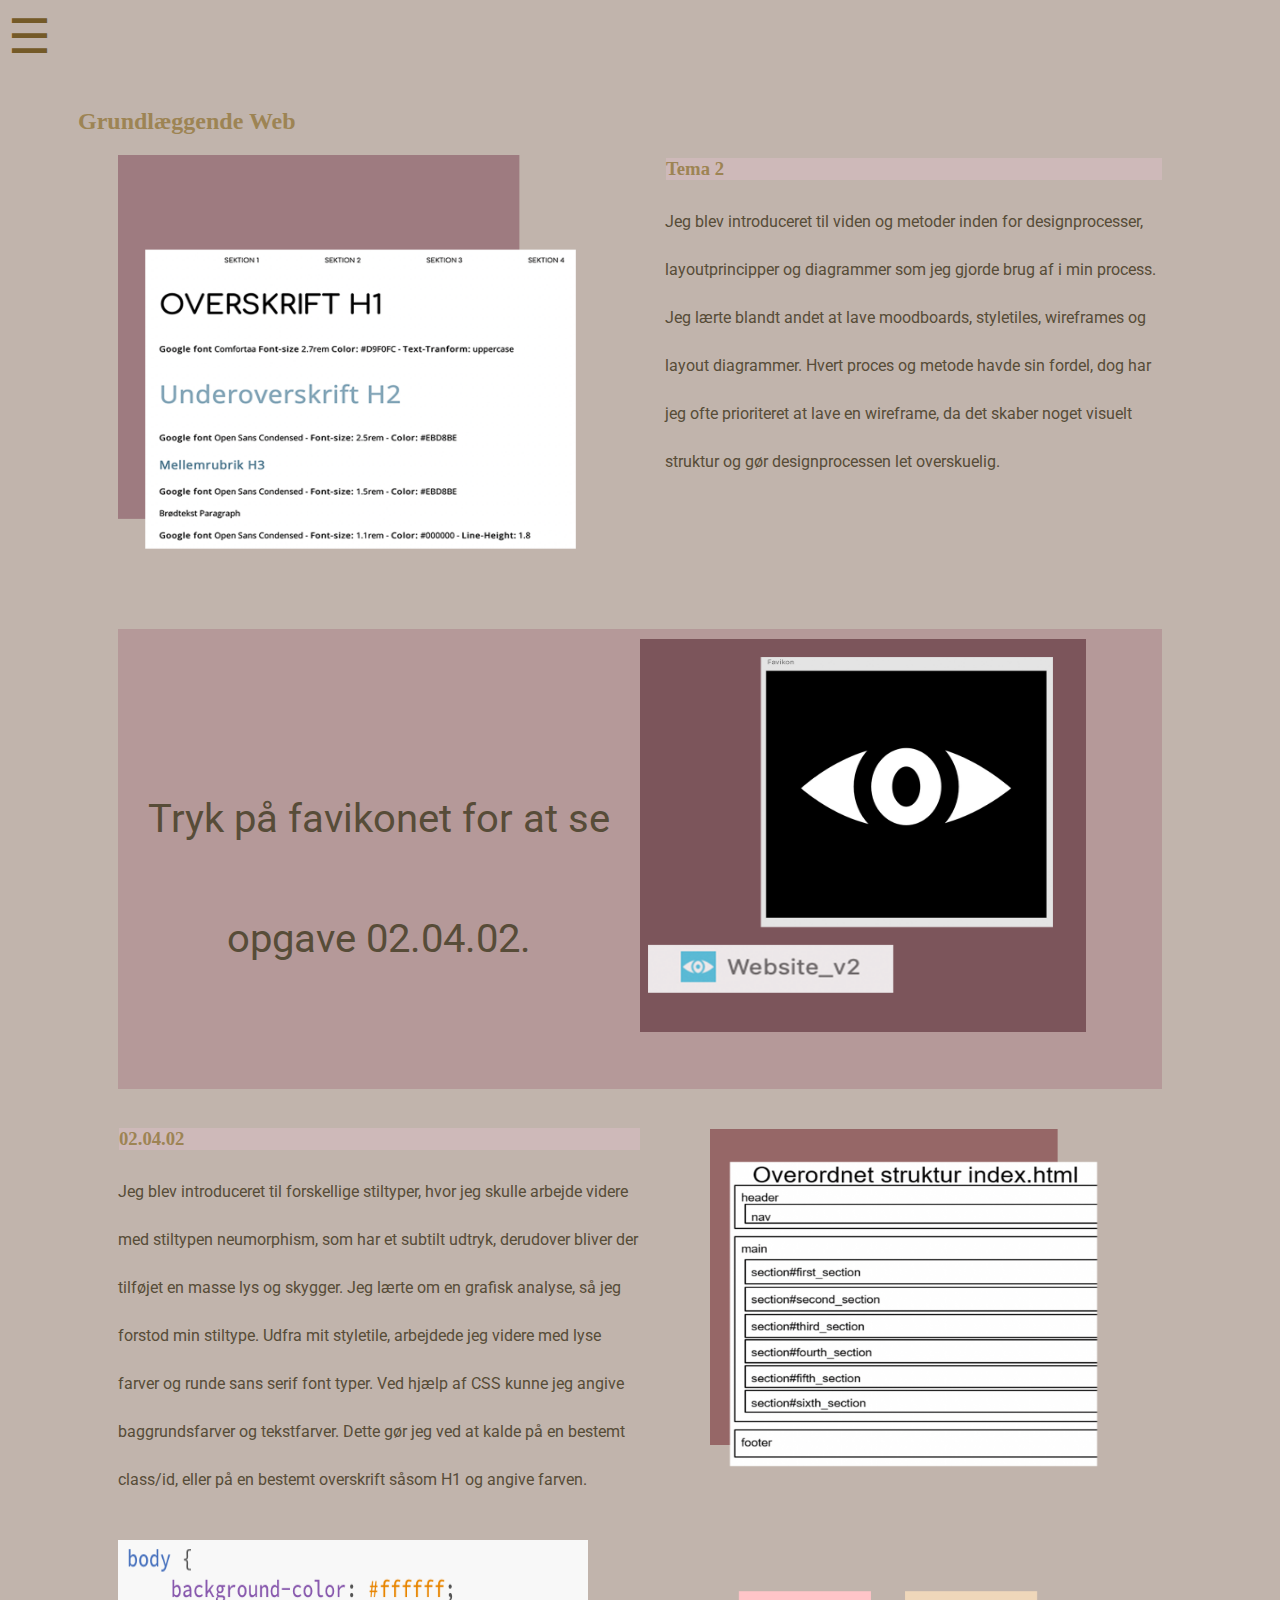
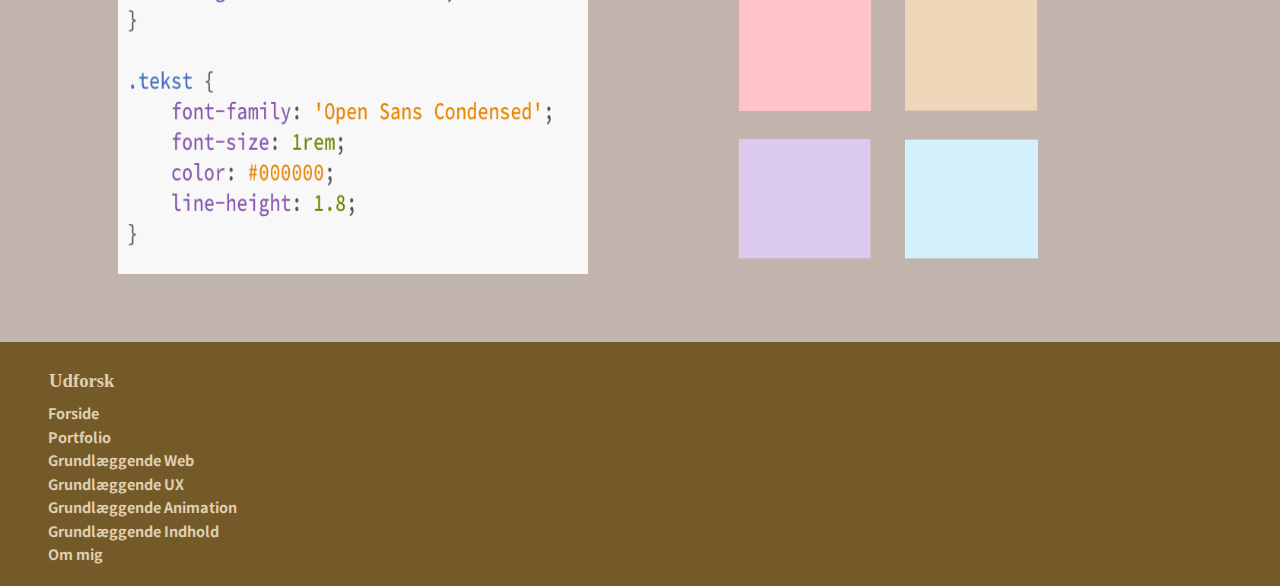
<file: web.html>
<!DOCTYPE html>
<html lang="DA">

<head>
    <meta charset="utf-8">
    <meta name="viewport" content="width=device-width, initial-scale=1.0">
    <title>Projekt web</title>
    <link rel="stylesheet" href="web.css">
    <link href="https://fonts.googleapis.com/css2?family=Roboto:wght@300&display=swap" rel="stylesheet">
    <link href="https://fonts.googleapis.com/css2?family=Poiret+One&display=swap" rel="stylesheet">
     <link href="https://fonts.googleapis.com/css2?family=Noto+Sans+JP:wght@300&display=swap" rel="stylesheet">
</head>

<body>
     <header>
        <nav>
            <div id="menuknap">☰</div>
            <ul id="menu" class="hidden">
                <li>
                    <a href="forside.html">Forside</a>
                </li>
                <li>
                    <a href="portfolio.html">Portfolio</a>
                </li>
                <li>
                    <a href="cv.html">Om mig</a>
                </li>
            </ul>
        </nav>
        <script src="java.js"></script>

    </header>

    <div class="overskrift">
        <h2>Grundlæggende Web</h2>

    </div>

    <section class="html_container">
        <div class="html_img_1">
            <img src="billeder/web_projekt_1.png" alt="layoutdiagram billede">
        </div>

        <div class="web_start_tekst">
            <h3>Tema 2</h3>
            <p> Jeg blev introduceret til viden og metoder inden for designprocesser, layoutprincipper og diagrammer som jeg gjorde brug af i min process. Jeg lærte blandt andet at lave moodboards, styletiles, wireframes og layout diagrammer.
                Hvert proces og metode havde sin fordel, dog har jeg ofte prioriteret at lave en wireframe, da det skaber noget visuelt struktur og gør designprocessen let overskuelig.
            </p>
        </div>

        <div class="web_tekst">
            <p>Tryk på favikonet for at se opgave 02.04.02.</p>
        </div>

        <a href="http://norabenjnouh.dk/kea/02_web/04_responsive/responsive_v2/index.html" target="_blank">
            <div class="html_img_2">
                <img src="billeder/web_projekt_2.png" alt="favicon billede">
            </div>
        </a>

        <div class="tekst_2">
            <h3>02.04.02</h3>
            <p>Jeg blev introduceret til forskellige stiltyper, hvor jeg skulle arbejde videre med stiltypen neumorphism, som har et subtilt udtryk, derudover bliver der tilføjet en masse lys og skygger. Jeg lærte om en grafisk analyse, så jeg forstod min stiltype. Udfra mit styletile, arbejdede jeg videre med lyse farver og runde sans serif font typer. Ved hjælp af CSS kunne jeg angive baggrundsfarver og tekstfarver. Dette gør jeg ved at kalde på en bestemt class/id, eller på en bestemt overskrift såsom H1 og angive farven.</p>

        </div>


        <div class="html_img_3">
            <img src="billeder/web_projekt_3.png" alt="layoutdiagram billede">
        </div>

       <div class="css_billede">
           <img src="billeder/web_css_billede.png" alt="css">
       </div>

        <div class="html_img_4">
            <img src="billeder/web_projekt_4.png" alt="billede">
        </div>


    </section>

<footer>
        <div class="footer">
            <h3>Udforsk</h3>
            <a href="forside.html" class="udforsk_forside">
                <h4>Forside</h4>
            </a>
            <a href="portfolio.html" class="udforsk_portfolio">
                <h4>Portfolio</h4>
            </a>
            <a href="web.html" class="udforsk_web">
                <h4>Grundlæggende Web</h4>
            </a>
            <a href="ux.html" class="udforsk_ux">
                <h4>Grundlæggende UX</h4>
            </a>
            <a href="animation.html" class="udforsk_animation">
                <h4>Grundlæggende Animation</h4>
            </a>
            <a href="indhold.html" class="udforsk_indhold">
                <h4>Grundlæggende Indhold</h4>
            </a>
            <a href="cv.html" class="udforsk_cv">
                <h4>Om mig</h4>
            </a>


        </div>
    </footer>

</body>

</html>
</file>
<file: animation.css>
body {
    background-color: #c1b4ac;
    overflow-x: hidden;
}

img {
    width: 100%;
    height: 100%;
}

.hidden {
    transform: translateX(-100%);
    opacity: 0;
}

a {
    text-decoration: none;
}


#menuknap {
    display: inline-block;
    font-size: 3rem;
    color: #745a28;
}

#menu {
    list-style-type: none;
    transition: transform.3s;
    transform-origin: top left;
    font-family: 'Roboto', sans-serif;
    font-size: 1.2rem;
    margin-top: -45px;
    margin-left: 15px;

}

#menu a {
    text-decoration: none;
    color: #9d8454;
}

.footer {
    padding: 10px 50px 10px;
    background-color: #745a28;
    margin-left: -10px;
    margin-right: -10px;
    margin-bottom: -10px;
}

.footer a {
    margin-top: 5px;
    text-decoration: none;
    font-size: 0.9rem;
    line-height: 30%;
    color: #e0d0b2;
}

.footer h3 {
    font-family: 'Staatliches', cursive;
    color: #e0d0b2;
    background-color: #745a28;
}

.footer h4 {
    background-color: #745a28;
    font-family: 'Noto Sans JP', sans-serif;
    color: #e0d0b2;

}


h3 {
    background-color: #9bad99;
    font-family: 'Staatliches', cursive;
    text-align: left;
    margin-left: 1px;
    color: #9d8454;
}

h4 {
    background-color: #c1b4ac;
    font-family: 'Staatliches', cursive;
    text-align: left;
    margin-left: 1px;
    color: #9d8454;
}

p {
    color: #574c38;
    font-family: 'Roboto', sans-serif;
    line-height: 200%;
}

.animation_overskrift {
    background-color: #c1b4ac;
    font-family: 'Staatliches', cursive;
    text-align: left;
    margin-left: 20px;
    color: #9d8454;
}


.animation_container {
    margin-left: 20px;
    margin-right: 20px;
    display: grid;
    grid-template-columns: 1fr;
    column-gap: 40px;
}

.animation_start_tekst {
    margin-top: -70px;
}

.animation_start_tekst p {
    font-size: 1rem;
    line-height: 170%;
}

.asset_billede {
    padding-bottom: 20px;
    margin-top: -20px;
}

@media (min-width:750px) {
    .animation_container {
        grid-template-columns: 1fr 1fr;
    }


    p {
        font-size: 0.8rem;
        line-height: 170%;
    }

    .animation_start_tekst {
        margin-top: -20px;
    }

    .animation_img_3 {
        padding-top: 20px;
        padding-bottom: 50px;
    }

    .animation_img_2 {
        padding-bottom: 40px;
    }

    .animation_img_4 {
        padding-bottom: 40px;
    }
}

@media (min-width:800px) {
    .animation_container {
        grid-template-columns: 1fr 1fr;
        margin-left: 80px;
        margin-right: 100px;
    }

    .animation_overskrift {
        margin-left: 60px;
    }

    img {
        width: 93%;
        height: 93%
    }

    p {
        line-height: 190%;
        font-size: 0.9rem;
    }

    .aimation_tekst_2 {
        margin-top: -20px;
    }

    .animation_img_3 {
        margin-top: -20px;
    }
}

@media (min-width:1200px) {
    p {
        font-size: 1.1rem;
        line-height: 250%;


    }
}
</file>
<file: cv.css>
body {
    background-color: #c1b4ac;
    overflow-x: hidden;
}

img {
    width: 100%;
    height: 100%;
}

/*SOCIAL MEDIA LOGO________________-*/

.icon-bar {
    position: absolute;
    padding-bottom: 40px;
}

.icon-bar a {
    display: block;
    text-align: center;
    padding: 2px;
    color: white;
    font-size: 15px;
}

.facebook {
    background: #9b8a6a;
    color: white;
}

.instagram {
    background: #9b8a6a;
    color: white;
}

.some_tekst {
    margin-left: 25px;
}

.some_tekst_2 {
    margin-left: 25px;
    margin-top: 12px;
}

/*MENU + FOOTER________________________--*/

.hidden {
    transform: translateX(-100%);
    opacity: 0;
}

#menuknap {
    display: inline-block;
    font-size: 3rem;
    color: #745a28;
}

#menu {
    list-style-type: none;
    transition: transform.3s;
    transform-origin: top left;
    font-family: 'Roboto', sans-serif;
    font-size: 1.2rem;
    margin-top: -45px;
    margin-left: 15px;

}

#menu a {
    text-decoration: none;
    color: #9d8454;
}

.footer {
    padding: 10px 50px 10px;
    background-color: #745a28;
    margin-left: -10px;
    margin-right: -10px;
    margin-bottom: -10px;
}

.footer a {
    margin-top: 5px;
    text-decoration: none;
    font-size: 0.9rem;
    color: #e0d0b2;
    line-height: 30%;
}

.footer h3 {
    font-family: 'Staatliches', cursive;
    color: #e0d0b2;
}

.footer h4 {
    font-family: 'Roboto', sans-serif;
}

/*INDHOL______________________*/

.cv_conatiner {
    display: grid;
    grid-template-columns: 1fr 1fr;
    margin-left: 10px;
    margin-right: 10px;
    margin-bottom: 50px;
    background-color: #9b8a6a;
    padding-right: 15px;
    padding-left: 15px;
    padding-top: 20px;
}

.navn {
    color: #a06039;
    font-family: 'Staatliches', cursive;
    font-size: 2.5rem;
    line-height: 30%;
    margin-left: -32px;
}

h4 {
    font-family: 'Staatliches', cursive;
}

.tekst_1 {
    margin-left: -160px;
}

.tekst_1 p {
    color: #574c38;
    font-family: 'Roboto', sans-serif;
    line-height: 180%;
    font-size: 0.8rem;
}

.billede {
    margin-bottom: 20px;
    margin-left: -160px;
}

.kontakt {
    color: #574c38;
    font-family: 'Roboto', sans-serif;
    margin-bottom: 20px;
    font-size: 0.7rem;
}

.some {
    color: #574c38;
    font-family: 'Roboto', sans-serif;
    margin-bottom: 20px;
    font-size: 0.7rem;
}

.arbejdserfaring {
    color: #574c38;
    font-family: 'Roboto', sans-serif;
    margin-bottom: 20px;
    font-size: 0.7rem;
}

@media (min-width:560px) {
    .cv_conatiner {
        display: grid;
        grid-template-columns: 1fr 1fr;
        margin-left: 10px;
        margin-right: 10px;
        margin-bottom: 50px;
        background-color: #9b8a6a;
        padding-right: 35px;
        padding-left: 35px;
        padding-top: 20px;
    }

    .navn {
        color: #a06039;
        font-family: 'Staatliches', cursive;
        font-size: 3rem;
        line-height: 30%;
        margin-left: -32px;
        width: 100%;
        height: 100%;
    }
}

@media (min-width:675px) {
    .cv_conatiner {
        display: grid;
        grid-template-columns: 1fr 1fr;
        margin-left: 30px;
        margin-right: 30px;
        margin-bottom: 50px;
        background-color: #9b8a6a;
        padding-right: 55px;
        padding-left: 55px;
        padding-top: 40px;
    }

    .navn p {
        margin-left: 10px;
    }
}

@media (min-width:725px) {
    .cv_conatiner {
        display: grid;
        grid-template-columns: 1fr 1fr;
        margin-left: 40px;
        margin-right: 40px;
        margin-bottom: 50px;
        background-color: #9b8a6a;
        padding-right: 65px;
        padding-left: 65px;
        padding-top: 40px;
    }

    .navn p {
        margin-left: 5px;
    }

    .navn {
        font-size: 3.2rem;
        margin-left: -39px;
    }
}

@media (min-width:800px){
     .cv_conatiner {
        display: grid;
        grid-template-columns: 1fr 1fr;
        margin-left: 60px;
        margin-right: 60px;
        margin-bottom: 50px;
        background-color: #9b8a6a;
        padding-right: 75px;
        padding-left: 75px;
        padding-top: 40px;
    }

     .navn p {
        margin-left: -40px;
    }

    .navn {
        font-size: 4rem;
        margin-left: -59px;
    }
}

@media (min-width:910px){
      .cv_conatiner {
        display: grid;
        grid-template-columns: 1fr 1fr;
        margin-left: 90px;
        margin-right: 90px;
        margin-bottom: 50px;
        background-color: #9b8a6a;
        padding-right: 75px;
        padding-left: 75px;
        padding-top: 40px;
    }

    img {
        width: 90%;
        height: 95%;
        margin-left: 30px;
    }

     .navn {
        font-size: 4rem;
        margin-left: -59px;
    }

    .tekst_1 {
        margin-left: -130px;
        padding-bottom: 25px;
    }


}

@media (min-width:1040px){
     .cv_conatiner {
        display: grid;
        grid-template-columns: 1fr 1fr;
        margin-left: 120px;
        margin-right: 120px;
        margin-bottom: 50px;
        background-color: #9b8a6a;
        padding-right: 85px;
        padding-left: 85px;
        padding-top: 40px;
    }

     .navn p{
        font-size: 4.3rem;
        margin-left: -59px;
    }
}

@media (min-width:1115px){
     .cv_conatiner {
        display: grid;
        grid-template-columns: 1fr 1fr;
        margin-left: 140px;
        margin-right: 140px;
        margin-bottom: 50px;
        background-color: #9b8a6a;
        padding-right: 90px;
        padding-left: 90px;
        padding-top: 40px;
    }

    .navn p{
        font-size: 4.5rem;
        margin-left: -70px;
    }
}

@media (min-width:1250px){
     .cv_conatiner {
        display: grid;
        grid-template-columns: 1fr 1fr;
        margin-left: 170px;
        margin-right: 170px;
        margin-bottom: 50px;
        background-color: #9b8a6a;
        padding-right: 100px;
        padding-left: 130px;
        padding-top: 40px;
    }

    img {
        width: 75%;
        height: 90%;
        margin-left: 80px;
        margin-top: 10px;
    }

    .tekst_1 {
        margin-left: -80px;
        margin-right: 40px;
    }

     .navn p{
        font-size: 4.5rem;
        margin-left: -55px;
    }
}

/*
@media (min-width:350px) {
    .cv_conatiner {
        grid-template-columns: 1fr 1fr;
        margin-left: 5px;
        margin-right: 5px;
    }

    .navn {
        font-size: 3rem;
        line-height: 5%;
        padding-top: 100px;
        margin-left: -70px;
    }

    img {
        width: 90%;
        height: 80%;
        margin-left: 30px;
    }

    .billede {
        margin-top: 10px;
        margin-left: -170px;
    }

    .tekst_1 p {
        margin-left: -130px;
        font-size: 0.7rem;
    }


    .container {
        margin-top: 1px;
    }

    .kontakt {
        padding-bottom: 95px;
    }

    .arbejdserfaring {
        padding-top: 95px;
    }
}
*/

/*
@media (min-width:432px) {

    .cv_conatiner {
        grid-template-columns: 1fr 1fr;
        margin-left: 5px;
        margin-right: 25px;
    }

    .container {
        margin-top: -40px;
        margin-left: 11px;
    }

    .kontakt {
        padding-bottom: 10px;
    }

    .arbejdserfaring {
        padding-top: 5px;
    }

    .tekst_1 p {
        margin-left: -135px;
    }

    .tekst_1 {
        margin-top: -40px;
        margin-right: 5px;
    }

    img {
        width: 100%;
        height: 100%;
        margin-left: 15px;
    }
}

@media (min-width:498px) {

    .cv_conatiner {
        grid-template-columns: 1fr 1fr;
        margin-left: 15px;
        margin-right: 15px;
    }

    .container {
        margin-top: 1px;
        margin-left: 16px;
        margin-top: -28px;
    }

    .kontakt {
        padding-bottom: 10px;
    }

    .arbejdserfaring {
        padding-top: 1px;
    }

    .tekst_1 p {
        margin-right: -25px;
        line-height: 200%;
    }

    .tekst_1 {
        margin-right: 25px;
        margin-left: 50px;
        margin-top: -30px;
    }

    .navn {
        margin-left: -65px;
    }

    img {
        width: 85%;
        height: 85%;
        margin-left: 55px;
        margin-top: 28px;
    }

}

@media (min-width:600px) {
    .cv_conatiner {
        grid-template-columns: 1fr 1fr;
        margin-left: 45px;
        margin-right: 45px;
    }

    img {
        width: 86%;
        height: 86%;
        margin-top: 33px;
    }

    .navn {
        font-size: 5rem;
        line-height: 5%;
        padding-top: 100px;
        margin-left: -90px;
    }

    .container {
        margin-top: -19px;
        margin-left: 12px;
    }

    .kontakt {
        padding-bottom: 20px;
    }

    .arbejdserfaring {
        padding-top: 3px;
    }

    .tekst_1 {
        margin-left: 38px;
        margin-right: 0px;
        margin-top: -23px;
    }

    .tekst_1 p {
        line-height: 230%;
    }
}

@media (min-width:700px) {
    .cv_conatiner {
        grid-template-columns: 1fr 1fr;
        margin-left: 50px;
        margin-right: 45px;
    }

    .navn {
        font-size: 5.5rem;
        line-height: 5%;
    }

    img {
        width: 90%;
        height: 90%;
        margin-top: 5px;
    }

    .kontakt {
        padding-top: 21px;
    }

    .some {
        margin-top: -12px;
    }

    .tekst_1 {
        margin-bottom: 20px;
        margin-top: -36px;
        margin-right: 20px;
    }

    .container {
        margin-top: -51px;
        margin-left: 17px;
    }

    .arbejdserfaring {
        padding-top: 1px;
    }
}


@media (min-width:717px) {
    .cv_conatiner {
        grid-template-columns: 1fr 1fr;
        margin-left: 50px;
        margin-right: 45px;
    }

    .container {
        margin-left: 17px;
        margin-top: -31px;
    }

    .kontakt {
        padding-bottom: 10px;
    }

    .arbejdserfaring {
        padding-top: 5px;
    }

    .tekst_1 p {
        line-height: 255%;
    }

    .tekst_1 {
        margin-top: -30px;
    }

    img {
        margin-top: 7px;
    }

}

@media (min-width:800px) {
    .cv_conatiner {
        grid-template-columns: 1fr 1fr;
        margin-left: 50px;
        margin-right: 45px;
    }

    .container {
        margin-top: -15px;
        margin-left: 22px;
    }

    .navn {
        font-size: 6rem;
        line-height: 5%;
        margin-top: 20px;
    }

    .kontakt {
        padding-bottom: 20px;
    }

    .arbejdserfaring {
        padding-top: 8px;
    }

    .tekst_1 p {
        line-height: 275%;
    }

    .tekst_1 {
        margin-top: -15px;
        margin-right: 15px;
    }

    img {
        margin-top: -1px;
    }

}

@media (min-width:835px) {
    .cv_conatiner {
        grid-template-columns: 1fr 1fr;
        margin-left: 50px;
        margin-right: 55px;
    }

    .navn {
        margin-top: 32px;
        font-size: 6.5rem;
        line-height: 5%;
    }

    .container {
        margin-top: -21px;
        margin-left: 27px;
    }

    .arbejdserfaring {
        padding-top: 3px;
    }

    .tekst_1 {
        margin-right: 35px;
        margin-top: -20px;
    }

    img {
        margin-top: -4px;
    }

}

@media (min-width:895px) {
    .cv_conatiner {
        grid-template-columns: 1fr 1fr;
        margin-left: 60px;
        margin-right: 80px;
    }

    .navn {
        margin-top: 58px;
        font-size: 6.5rem;
        line-height: 5%;
    }

    .container {
        margin-top: -16px;
        margin-left: 27px;
    }

    .kontakt {
        padding-bottom: 25px;
    }

    .arbejdserfaring {
        padding-top: 15px;
    }

    .tekst_1 p {
        line-height: 290%;
    }

    .tekst_1 {
        margin-right: 30px;
        margin-top: -15px;
    }

    img {
        margin-top: -25px;
    }
}

@media (min-width:995px) {
    .cv_conatiner {
        grid-template-columns: 1fr 1fr;
        margin-left: 50px;
        margin-right: 35px;
    }

    .navn {
        margin-top: 19px;
        font-size: 6.8rem;
        line-height: 5%;
    }

    img {
        width: 88%;
        height: 90%;
    }

    .container {
        margin-top: -58px;
        margin-left: 31px;
    }

    .tekst_1 {
        margin-right: 65px;
        margin-top: -60px;
    }
}

@media (min-width:1000px) {
    .cv_conatiner {
        grid-template-columns: 1fr 1fr;
        margin-left: 60px;
        margin-right: 60px;
    }

    .navn {
        margin-top: 60px;
        font-size: 6.8rem;
        line-height: 5%;
    }

    img {
        height: 90%;
        width: 90%;
    }

    .container {
        margin-top: -33px;
        margin-left: 30px;
    }

    .kontakt {
        padding-bottom: 16px;
    }

    .arbejdserfaring {
        padding-top: 2px;
    }

    .tekst_1 p {
        line-height: 300%;
    }

    .tekst_1 {
        margin-right: 55px;
        margin-top: -35px;
    }

}

@media (min-width:1155px) {
    .cv_conatiner {
        grid-template-columns: 1fr 1fr;
        margin-left: 150px;
        margin-right: 140px;
    }

    .container {
        margin-top: -130px;
    }

    .navn {
        margin-top: 50px;
        font-size: 6.8rem;
        line-height: 5%;
    }

    .tekst_1 p {
        line-height: 280%;
    }

    .tekst_1 {
        margin-top: -115px;
        margin-right: 135px;

    }

    img {
        width: 85%;
        height: 85%;
        margin-top: -38px;
    }
}
*/
</file>
<file: forside.css>
body {
    background-color: #c1b4ac;
    overflow-x: hidden;
}

.hidden {
    transform: translateX(-100%);
    opacity: 0;
}

#menuknap {
    display: inline-block;
    font-size: 3.5rem;
    color: #a79b86;
    overflow: visible;
}

#menu {
    list-style-type: none;
    transition: transform.3s;
    transform-origin: top left;
    font-family: 'Roboto', sans-serif;
    font-size: 1.2rem;
    margin-top: -45px;
    margin-left: 15px;

}

#menu a {
    text-decoration: none;
    color: #9d8454;
}

#baggrunds_video {
    position: fixed;
    right: 0;
    bottom: 0;
    min-width: 100%;
    min-height: 100%;
    z-index: -1;
}

#first_section {
    text-align: center;
    color: #a79b86;
    font-family: 'Staatliches', cursive;
    font-size: 4rem;
    margin-top: 200px;
}

#first_section h3 {
    font-size: 1.7rem;
    margin-top: -90px;
}

.footer {
    padding: 10px 50px 10px;
    background-color: #745a28;
    margin-left: -10px;
    margin-right: -10px;
    margin-bottom: -10px;
}

.footer a {
    margin-top: 5px;
    text-decoration: none;
    font-size: 0.9rem;
    color: #e0d0b2;
    line-height: 30%;
}

.footer h3 {
    font-family: 'Staatliches', cursive;
    color: #e0d0b2;
}

.footer h4 {
    font-family: 'Roboto', sans-serif;
}
</file>
<file: indhold.css>
body {
    background-color: #c1b4ac;
    overflow-x: hidden;
}

img {
    width: 100%;
    height: 100%;
}

.hidden {
    transform: translateX(-100%);
    opacity: 0;
}

#menuknap {
    display: inline-block;
    font-size: 3rem;
    color: #745a28;
}

#menu {
    list-style-type: none;
    transition: transform.3s;
    transform-origin: top left;
    font-family: 'Roboto', sans-serif;
    font-size: 1.2rem;
    margin-top: -45px;
    margin-left: 15px;

}

#menu a {
    text-decoration: none;
    color: #9d8454;
}

.footer {
    padding: 10px 50px 10px;
    background-color: #745a28;
    margin-left: -10px;
    margin-right: -10px;
    margin-bottom: -10px;
}

.footer a {
    margin-top: 5px;
    text-decoration: none;
    font-size: 0.9rem;
    color: #e0d0b2;
    line-height: 30%;
}

.footer h3 {
    font-family: 'Staatliches', cursive;
    color: #e0d0b2;
    background-color: #745a28;
}

.footer h4 {
    font-family: 'Noto Sans JP', sans-serif;
}


.indhold_overskrift {
    background-color: #c1b4ac;
    font-family: 'Staatliches', cursive;
    text-align: left;
    margin-left: 0px;
    color: #9d8454;
}

.indhold_tekst_2 a {
    text-decoration: none;
}

h3 {
    background-color: #c1b4ac;
    font-family: 'Staatliches', cursive;
    text-align: left;
    margin-left: 1px;
    color: #9d8454;
}

p {
    color: #574c38;
    font-family: 'Roboto', sans-serif;
    line-height: 200%;
}

h2 {
    margin-left: 40px;
}

.indhold_container {
    display: grid;
    grid-template-columns: 1fr;
    margin-right: 40px;
    margin-left: 40px;
}

.tekst  {
    text-align: left;
}

.tekst h3 {
    text-align: center;
    background-color: #d6b786;
    margin-left: 1px;
}

.indhold_start_tekst {
    padding-top: 30px;
}

.indhold_start_tekst h3 {
    background-color: #d6b786
}

.indhold_img_1 {
    padding-top: 70px;
}

.indhold_img_2 {
    padding-top: 23px;
    background-color: #d9be82;

}

.indhold_tekst_2 {
    background-color: #d9be82;

}

.indhold_tekst_2 h3 {
    background-color: #d9be82;

}

.indhold_tekst_4 {
    text-align: center;
    font-size: 1.6rem;
    line-height: 250%;
    padding-top: 50px;
    padding-bottom: 10px;
}

.indhold_img_3 {
    padding-bottom: 50px;
}

iframe {
    width: 100%;
    height: 100%;
    position: absolute;
    margin-top: 0px;
    top: 0;
    left: 0;
}

.video {
    position: relative;
    padding-top: calc((9/16) * 100%);
    margin-top: 10px;
}


@media (min-width:750px) {
    .indhold_container {
        grid-template-columns: 1fr 1fr;
        margin-right: 80px;
        margin-left: 70px;
        column-gap: 0px;

    }

    .tekst p {
        margin-left: 35px;
    }

    .indhold_start_tekst {
        margin-top: 20px;
    }

    .indhold_start_tekst h3 {
        background-color: #d6b786
    }

    .indhold_tekst_2 {
        background-color: #d9be82;
        padding-left: 30px;
    }

    .indhold_tekst_2 h3 {
        background-color: #d9be82;
    }

    .indhold_img_2 {
        background-color: #d9be82;
    }

    .indhold_img_3 {
        margin-top: 50px;
    }

    .indhold_tekst_4 {
        margin-top: 19px;
        font-size: 1.5rem;
    }

}

@media (min-width:1020px) {
    .indhold_container {
        grid-template-columns: 1fr 1fr;
        margin-right: 100px;
        margin-left: 110px;
        column-gap: 0px;
    }

    .indhold_tekst_4 {
        margin-top: 75px;
        font-size: 1.7rem;
    }
}

@media (min-width:1200px) {
    .indhold_container {
        grid-template-columns: 1fr 1fr;
        margin-right: 120px;
        margin-left: 120px;
        column-gap: 0px;
    }

    .indhold_tekst_4 {
        margin-top: 105px;
        font-size: 2rem;
    }
}
</file>
<file: style.css>
body {
    background-color: #c1b4ac;
    overflow-x: hidden;
}

img {
    width: 100%;
    height: 100%;
}



/*HEADER SITE CSS________________________________________-*/

.hidden {
    transform: translateX(-100%);
    opacity: 0;
}

#menuknap {
    display: inline-block;
    font-size: 3rem;
    color: #745a28;
    overflow: visible;
}

#menu {
    list-style-type: none;
    transition: transform.3s;
    transform-origin: top left;
    font-family: 'Roboto', sans-serif;
    font-size: 1.2rem;
    margin-top: -45px;
    margin-left: 15px;

}

#menu a {
    text-decoration: none;
    color: #9d8454;
}

#baggrunds_video {
    position: fixed;
    right: 0;
    bottom: 0;
    min-width: 100%;
    min-height: 100%;
    z-index: -1;
}

.first_section {
    text-align: center;
    color: #a79b86;
    font-family: 'Staatliches', cursive;
    font-size: 4rem;
    margin-top: 200px;
}

.first_section h3 {
    font-size: 1.7rem;
    margin-top: -90px;
}

.footer {
    padding: 10px 50px 10px;
    background-color: #745a28;
    margin-left: -10px;
    margin-right: -10px;
    margin-bottom: -10px;
}

.footer a {
    margin-top: 5px;
    text-decoration: none;
    font-size: 0.9rem;
    color: #e0d0b2;
    line-height: 30%;
}

.footer h3 {
    font-family: 'Staatliches', cursive;
    color: #e0d0b2;
}

.footer h4 {
    font-family: 'Roboto', sans-serif;
}

/*
.icon-bar {
    position: absolute;
    padding-bottom: 40px;
}

.icon-bar a {
  display: block;
  text-align: center;
  padding: 10px;
  color: white;
  font-size: 20px;
}
*/

/*
.facebook {
  background: #000000;
  color: white;
}

.instagram {
  background: #000000;
  color: white;
}
*/

@media (min-width:50px) {
    .billede {
        background-image: url(forside/mobil_forside.png);
    }
}

@media (min-width:400px) {
    .billede {
        background-image: url(forside/forside_web.png);
    }
}


/*PORTFOLIO SITE CSS________________________________________-*/

.overskrift {
    background-color: #c1b4ac;
    font-family: 'Staatliches', cursive;
    text-align: left;
    margin-right: 40px;
    margin-left: 40px;
    color: #9d8454;
}

.portfolio_container {
    margin-left: 40px;
    margin-right: 40px;
    display: grid;
    grid-template-columns: 1fr;
    column-gap: 40px;
    grid-row-gap: 160px;

}

.portfolio_container a {
    text-decoration: none;
}

.web_container {
    height: 60vh;
    min-height: 50px;
    width: 100%;
}

.web_billede {
    background-image: url(billeder/web_portfolio.png);
    background-size: cover;
    background-position: center;
    width: 100%;
    height: 100%;
}

.web_billede:hover {
    background-image: url(billeder/web_hover.jpg);
}

.web_description {
    background-color: #717b62;
    font-family: 'Staatliches', cursive;
    padding: 16px 8px;
    text-align: center;
    text-decoration: none;
    color: #e0d0b2;

}

.ux_container {
    height: 60vh;
    min-height: 300px;
    width: 100%;
}

.ux_billede {
    background-image: url(billeder/ux_portfolio.png);
    background-size: cover;
    background-position: center;
    width: 100%;
    height: 100%;
}

.ux_billede:hover {
    background-image: url(billeder/ux_hover.jpg);
}

.ux_description {
    background-color: #717b62;
    font-family: 'Staatliches', cursive;
    padding: 16px 8px;
    text-align: center;
    color: #e0d0b2;

}

.animation_container {
    height: 60vh;
    min-height: 300px;
    width: 100%;
}

.animation_billede {
    background-image: url(billeder/animation_portfolio.png);
    background-size: cover;
    background-position: center;
    width: 100%;
    height: 100%;
}

.animation_billede:hover {
    background-image: url(billeder/animation_hover.jpg);
}

.animation_description {
    background-color: #717b62;
    font-family: 'Staatliches', cursive;
    padding: 16px 8px;
    text-align: center;
    color: #e0d0b2;

}

.indhold_container {
    height: 60vh;
    min-height: 300px;
    width: 100%;
    margin-bottom: 150px;
}

.indhold_billede {
    background-image: url(billeder/indhold_portfolio.png);
    background-size: cover;
    background-position: center;
    width: 100%;
    height: 100%;
}

.indhold_billede:hover {
    background-image: url(billeder/indhold_hover.jpg);
}

.indhold_description {
    background-color: #717b62;
    font-family: 'Staatliches', cursive;
    padding: 16px 8px;
    text-align: center;
    color: #e0d0b2;

}

@media (min-width:690px) {
    .portfolio_container {
        grid-template-columns: 1fr 1fr;
        grid-row-gap: 160px;

    }
}

@media (min-width:950px) {
    .portfolio_container {
        grid-template-columns: 1fr 1fr;
        grid-column-gap: 0px;
        grid-row-gap: 160px;
        margin-left: 100px;
        margin-right: -120px;
        margin-bottom: 80px;
    }

    .overskrift {
        background-color: #c1b4ac;
        font-family: 'Staatliches', cursive;
        text-align: left;
        margin-right: 40px;
        margin-left: 100px;
        color: #9d8454;
    }

    .web_container {
        height: 60vh;
        min-height: 50px;
        width: 70%;
    }

    .ux_container {
        height: 60vh;
        min-height: 300px;
        width: 70%;
    }

    .animation_container {
        height: 60vh;
        min-height: 300px;
        width: 70%;
    }

    .indhold_container {
        height: 60vh;
        min-height: 300px;
        width: 70%;
        margin-bottom: 100px;
    }
}

/*CV SITE CSS________________________________________-*/
</file>
<file: ux.css>
body {
    background-color: #c1b4ac;
    overflow-x: hidden;
}

img {
    width: 100%;
    height: 100%;
}

.hidden {
    transform: translateX(-100%);
    opacity: 0;
}

#menuknap {
    display: inline-block;
    font-size: 3rem;
    color: #745a28;
}

#menu {
    list-style-type: none;
    transition: transform.3s;
    transform-origin: top left;
    font-family: 'Roboto', sans-serif;
    font-size: 1.2rem;
    margin-top: -45px;
    margin-left: 15px;

}

#menu a {
    text-decoration: none;
    color: #9d8454;

}

.footer {
    padding: 10px 50px 10px;
    background-color: #745a28;
    margin-left: -10px;
    margin-right: -10px;
    margin-bottom: -10px;
}

.footer a {
    margin-top: 5px;
    text-decoration: none;
    font-size: 0.9rem;
    color: #e0d0b2;
    line-height: 30%;
}

.footer h3 {
    font-family: 'Staatliches', cursive;
    color: #e0d0b2;
}

.footer h4 {
    font-family: 'Noto Sans JP', sans-serif;
}

h3 {
    font-family: 'Staatliches', cursive;
    text-align: left;
    margin-left: 1px;
    color: #9d8454;
}

p {
    color: #574c38;
    font-family: 'Roboto', sans-serif;
    line-height: 200%;
}


/*GRUNDLÆGGENDE UX____________________________-*/

.ux_container {
    margin-left: 20px;
    margin-right: 20px;
    display: grid;
    grid-template-columns: 1fr;
    column-gap: 0px;
}

a {
    text-decoration: none;
}


.billede_tekst {
    margin-left: 50px;
}

.ux_overskrift {
    background-color: #c1b4ac;
    font-family: 'Staatliches', cursive;
    text-align: left;
    margin-left: 30px;
    color: #9d8454;
}

.ux_img_2 {
    padding-top: 110px;
    padding-left: 30px;
}

.ux_tekst_2 {
    margin-left: 20px;

}

.ux_tekst_2 h3 {
    background-color: #b0bcc4;

}

.ux_img_3 {
    background-color: #afc1ce;
    margin-top: -40px;
}

.ux_tekst_3 {
    text-align: center;
    font-size: 2rem;
    background-color: #afc1ce;
    padding-right: 20px;

}

.ux_tekst_4 {
    margin-left: 20px;
    font-size: 1.2rem;
    margin-top: -7px;
}

.ux_tekst_4 h3 {
    background-color: #b0bcc4;
}

.ux_tekst_4 p {
    font-size: 0.9rem;
}


.ux_start_tekst {
    margin-left: 20px;
    padding-top: 50px;
}

.ux_start_tekst h3 {
    background-color: #b0bcc4;

}

.ux_img_4 {
    padding-left: 30px;
    padding-right: 30px;
    margin-top: 5px;
}

.img_4_tekst {
    margin-top: -70px;
}



@media (min-width:700px) {
    img {
        width: 100%;
        height: 100%;
    }

    .ux_container {
        grid-template-columns: 1fr 1fr;
        margin-left: 40px;
        margin-right: 80px;
    }

    .ux_tekst_4 {
        font-size: 1rem;
    }

    .ux_start_tekst {
        margin-left: 5px;
        margin-top: 15px;
    }

    .ux_start_tekst p {
        line-height: 200%;
    }


    .ux_img_2 {
        margin-bottom: -50px;
    }

    .ux_tekst_3 {
        margin-top: -5px;
    }

    .ux_img_3 {
        margin-top: -5px;
    }

    .ux_tekst_2 {
        margin-left: 2px;
    }
}

@media (min-width:1230px) {
    .ux_container {
        grid-template-columns: 1fr 1fr;
        margin-left: 35px;
        margin-right: 90px;
    }

    .ux_tekst_2 {
        margin: 50px;

    }

    .ux_tekst_2 p {
        line-height: 200%;

    }

    .ux_tekst_3 {
        line-height: 100%;
        margin-top: -100px;
        padding-top: 120px;
        padding-right: 80px;
    }

    .ux_start_tekst {
        margin-left: 50px;
    }

    img {
        width: 85%;
        height: 85%;
    }

    .ux_img_3 {
        margin-top: -100px;
        margin-left: 50px;
    }

    .ux_overskrift {
        margin-left: 53px;
    }

    .ux_tekst_4 {
        margin-top: -15px;
        margin-left: -10px;
        font-size: 1.1rem;
    }

    .ux_img_4 {
        padding-left: 100px;

    }

    .heatmap_tekst {
        margin-left: 50px;
        padding-bottom: 20px;
    }

    .style_tekst {
    margin-left: 70px;
}
}
</file>
<file: web.css>
body {
    background-color: #c1b4ac;
    overflow-x: hidden;
}

img {
    width: 100%;
    height: 100%;
}

.hidden {
    transform: translateX(-100%);
    opacity: 0;
}

#menuknap {
    display: inline-block;
    font-size: 3rem;
    color: #745a28;
}

#menu {
    list-style-type: none;
    transition: transform.3s;
    transform-origin: top left;
    font-family: 'Roboto', sans-serif;
    font-size: 1.2rem;
    margin-top: -45px;
    margin-left: 15px;

}

#menu a {
    text-decoration: none;
    color: #9d8454;

}

.footer {
    padding: 10px 50px 10px;
    background-color: #745a28;
    margin-left: -10px;
    margin-right: -10px;
    margin-bottom: -10px;
}

.footer a {
    margin-top: 5px;
    text-decoration: none;
    font-size: 0.9rem;
    color: #e0d0b2;
    line-height: 30%;
}

.footer h3 {
    font-family: 'Staatliches', cursive;
    color: #e0d0b2;
}

.footer h4 {
    font-family: 'Noto Sans JP', sans-serif;
}


/*GRUNDLÆGGENDE WEB____________________________-*/

.html_container {
    margin-left: 30px;
    margin-right: 30px;
    display: grid;
    grid-template-columns: 1fr;
    column-gap: 0px;
}

.overskrift {
    background-color: #c1b4ac;
    font-family: 'Staatliches', cursive;
    text-align: left;
    margin-left: 0px;
    color: #9d8454;
}

h3 {
    font-family: 'Staatliches', cursive;
    text-align: left;
    margin-left: 1px;
    color: #9d8454;
}

p {
    color: #574c38;
    font-family: 'Roboto', sans-serif;
    line-height: 200%;
}


.web_tekst p {
    color: #574c38;
    font-size: 2.5rem;
}

.web_tekst {
    padding-top: 90px;
    text-align: center;
    background-color: #b59999;
}

.html_img_2 {
    padding-top: 10px;
    width: 95%;
    height: 95%;
    background-color: #b59999;

}

.html_container a {
    background-color: #b59999;
}

.html_img_3 {
    padding-top: 40px;
    margin-left: 10px;
}

.web_start_tekst {
    margin-left: 25px;
    margin-top: -16px;
}

.web_start_tekst h3 {
    background-color: #ceb9b9;
}


.tekst_2 h3 {
    background-color: #ceb9b9;
}

.tekst_2 {
    padding-top: 20px;
}

.html_img_4 {
    margin-right: 80px;
}



@media (min-width:700px) {
    .html_container {
        grid-template-columns: 1fr 1fr;
        margin-left: 80px;
        margin-right: 80px;
    }

    .overskrift {
        margin-left: 40px;
    }

    img {
        width: 100%;
        height: 100%;
    }

    .web_tekst p {
        color: #574c38;
        font-size: 2rem;
        padding-bottom: 50px;

    }

    .html_img_3 {
        margin-left: 50px;
    }

    .css_billede {
        padding-bottom: 30px;
    }
}

@media (min-width:1200px) {
    .html_container {
        grid-template-columns: 1fr 1fr;
        margin-left: 110px;
        margin-right: 110px;

    }

    .overskrift {
        margin-left: 70px;
    }

    img {
        width: 90%;
        height: 90%;
    }

    p {
        color: #574c38;
        font-family: 'Roboto', sans-serif;
        line-height: 300%;
    }

    .web_tekst p {
        color: #574c38;
        font-size: 2.5rem;
    }

     .html_img_3 {
        margin-left: 70px;
    }
}
</file>
